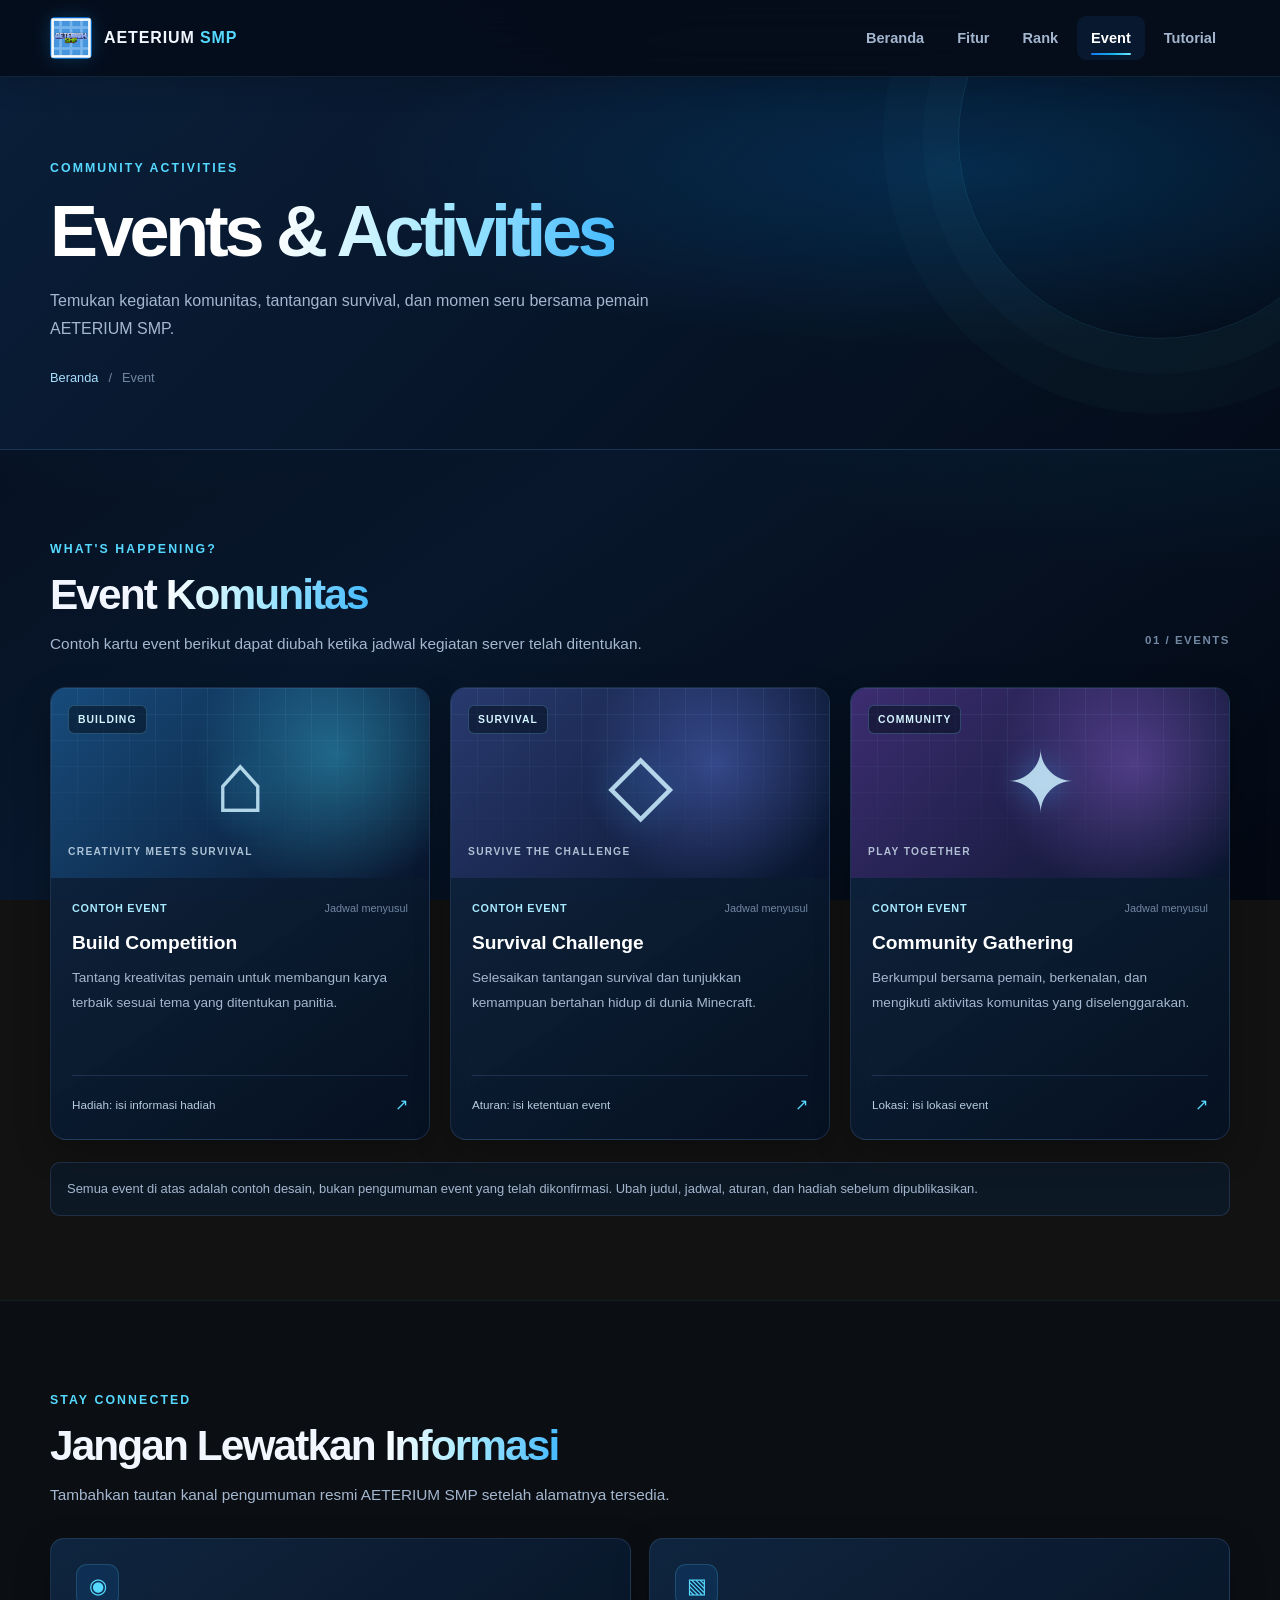
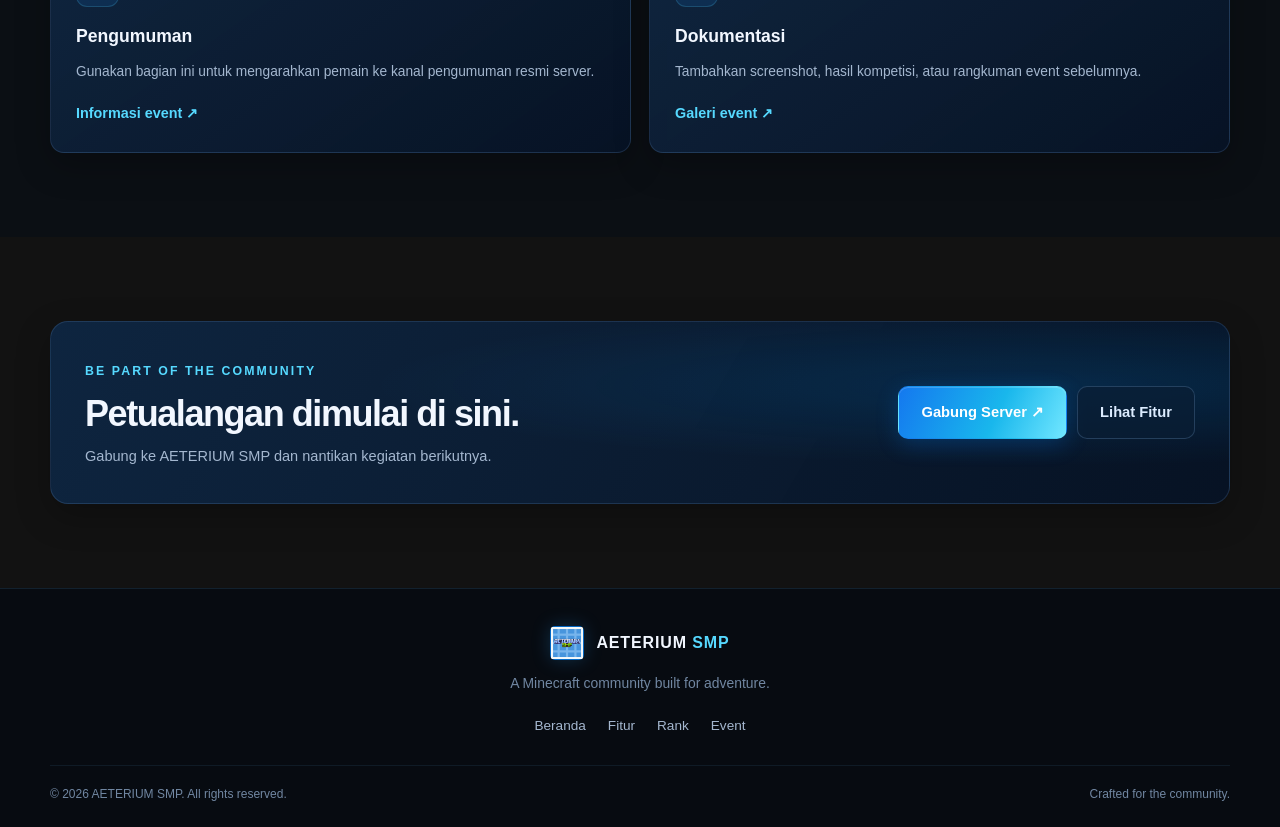
<file: events.html>
<!DOCTYPE html>
<html lang="id">
<head>
  <meta charset="UTF-8">
  <meta name="viewport" content="width=device-width, initial-scale=1.0">
  <meta name="theme-color" content="#050c19">
  <meta name="description" content="Lihat event dan kegiatan komunitas AETERIUM SMP.">
  <title>Event Komunitas — AETERIUM SMP</title>
  <link rel="icon" type="image/png" href="assets/aeterium-icon.png">
  <link rel="stylesheet" href="style.css">
  <script src="script.js" defer></script>
</head>
<body>

<header class="aet-header">
  <div class="aet-container aet-header-inner">
    <a class="aet-brand" href="index.html" aria-label="AETERIUM SMP Beranda">
      <img class="aet-brand-icon" src="assets/aeterium-icon.png" alt="Logo AETERIUM SMP">
      <span class="aet-brand-text">AETERIUM <span>SMP</span></span>
    </a>
    <nav class="aet-nav" aria-label="Navigasi utama">
      <a href="index.html" class="aet-nav-link">Beranda</a>
      <a href="features.html" class="aet-nav-link">Fitur</a>
      <a href="ranks.html" class="aet-nav-link">Rank</a>
      <a href="events.html" class="aet-nav-link active" aria-current="page">Event</a>
      <a href="tutorials.html" class="aet-nav-link">Tutorial</a>
    </nav>
  </div>
</header>

<main>
  <section class="aet-subhero">
    <div class="aet-container aet-subhero-content">
      <span class="aet-kicker">COMMUNITY ACTIVITIES</span>
      <h1>Events <span>& Activities</span></h1>
      <p>
        Temukan kegiatan komunitas, tantangan survival,
        dan momen seru bersama pemain AETERIUM SMP.
      </p>
      <div class="aet-breadcrumb">
        <a href="index.html">Beranda</a>
        <span>/</span>
        <span aria-current="page">Event</span>
      </div>
    </div>
  </section>

  <section class="aet-section">
    <div class="aet-container">
      <div class="aet-section-heading">
        <div>
          <span class="aet-kicker">WHAT'S HAPPENING?</span>
          <h2>Event <span>Komunitas</span></h2>
          <p>
            Contoh kartu event berikut dapat diubah ketika jadwal
            kegiatan server telah ditentukan.
          </p>
        </div>
        <span class="aet-section-index">01 / EVENTS</span>
      </div>

      <div class="aet-event-grid">

        <article class="aet-event-card aet-reveal">
          <div class="aet-event-art aet-event-art-build">
            <span class="aet-event-category">BUILDING</span>
            <span class="aet-event-art-symbol" aria-hidden="true">⌂</span>
            <span class="aet-event-art-caption">CREATIVITY MEETS SURVIVAL</span>
          </div>
          <div class="aet-event-content">
            <div class="aet-event-meta">
              <span class="aet-event-status">CONTOH EVENT</span>
              <span>Jadwal menyusul</span>
            </div>
            <h3>Build Competition</h3>
            <p>
              Tantang kreativitas pemain untuk membangun karya
              terbaik sesuai tema yang ditentukan panitia.
            </p>
            <div class="aet-event-footer">
              <span>Hadiah: isi informasi hadiah</span>
              <span class="aet-event-arrow" aria-hidden="true">↗</span>
            </div>
          </div>
        </article>

        <article class="aet-event-card aet-reveal">
          <div class="aet-event-art aet-event-art-survival">
            <span class="aet-event-category">SURVIVAL</span>
            <span class="aet-event-art-symbol" aria-hidden="true">◇</span>
            <span class="aet-event-art-caption">SURVIVE THE CHALLENGE</span>
          </div>
          <div class="aet-event-content">
            <div class="aet-event-meta">
              <span class="aet-event-status">CONTOH EVENT</span>
              <span>Jadwal menyusul</span>
            </div>
            <h3>Survival Challenge</h3>
            <p>
              Selesaikan tantangan survival dan tunjukkan kemampuan
              bertahan hidup di dunia Minecraft.
            </p>
            <div class="aet-event-footer">
              <span>Aturan: isi ketentuan event</span>
              <span class="aet-event-arrow" aria-hidden="true">↗</span>
            </div>
          </div>
        </article>

        <article class="aet-event-card aet-reveal">
          <div class="aet-event-art aet-event-art-community">
            <span class="aet-event-category">COMMUNITY</span>
            <span class="aet-event-art-symbol" aria-hidden="true">✦</span>
            <span class="aet-event-art-caption">PLAY TOGETHER</span>
          </div>
          <div class="aet-event-content">
            <div class="aet-event-meta">
              <span class="aet-event-status">CONTOH EVENT</span>
              <span>Jadwal menyusul</span>
            </div>
            <h3>Community Gathering</h3>
            <p>
              Berkumpul bersama pemain, berkenalan, dan mengikuti
              aktivitas komunitas yang diselenggarakan.
            </p>
            <div class="aet-event-footer">
              <span>Lokasi: isi lokasi event</span>
              <span class="aet-event-arrow" aria-hidden="true">↗</span>
            </div>
          </div>
        </article>

      </div>

      <p class="aet-template-note">
        Semua event di atas adalah contoh desain, bukan pengumuman event
        yang telah dikonfirmasi. Ubah judul, jadwal, aturan, dan hadiah
        sebelum dipublikasikan.
      </p>
    </div>
  </section>

  <section class="aet-section aet-event-info-section">
    <div class="aet-container">
      <div class="aet-section-heading">
        <div>
          <span class="aet-kicker">STAY CONNECTED</span>
          <h2>Jangan Lewatkan <span>Informasi</span></h2>
          <p>
            Tambahkan tautan kanal pengumuman resmi AETERIUM SMP
            setelah alamatnya tersedia.
          </p>
        </div>
      </div>

      <div class="aet-event-info-grid">
        <article class="aet-event-info-card">
          <span class="aet-info-icon" aria-hidden="true">◉</span>
          <h3>Pengumuman</h3>
          <p>
            Gunakan bagian ini untuk mengarahkan pemain ke kanal
            pengumuman resmi server.
          </p>
          <!-- Ganti # dengan URL kanal pengumuman jika tersedia. -->
          <a href="#announcement" class="aet-text-link">
            Informasi event ↗
          </a>
        </article>

        <article class="aet-event-info-card">
          <span class="aet-info-icon" aria-hidden="true">▧</span>
          <h3>Dokumentasi</h3>
          <p>
            Tambahkan screenshot, hasil kompetisi, atau rangkuman
            event sebelumnya.
          </p>
          <a href="#gallery" class="aet-text-link">
            Galeri event ↗
          </a>
        </article>
      </div>
    </div>
  </section>

  <section class="aet-section">
    <div class="aet-container aet-highlight-panel">
      <div>
        <span class="aet-kicker">BE PART OF THE COMMUNITY</span>
        <h2>Petualangan dimulai di sini.</h2>
        <p>Gabung ke AETERIUM SMP dan nantikan kegiatan berikutnya.</p>
      </div>
      <div class="aet-highlight-actions">
        <a href="index.html#join" class="aet-btn aet-btn-primary">Gabung Server ↗</a>
        <a href="features.html" class="aet-btn aet-btn-secondary">Lihat Fitur</a>
      </div>
    </div>
  </section>
</main>

<footer class="aet-footer">
  <div class="aet-container aet-footer-inner">
    <a class="aet-brand aet-footer-brand" href="index.html">
      <img class="aet-brand-icon" src="assets/aeterium-icon.png" alt="">
      <span class="aet-brand-text">AETERIUM <span>SMP</span></span>
    </a>
    <p class="aet-footer-description">A Minecraft community built for adventure.</p>
    <div class="aet-footer-links">
      <a href="index.html">Beranda</a>
      <a href="features.html">Fitur</a>
      <a href="ranks.html">Rank</a>
      <a href="events.html">Event</a>
    </div>
    <div class="aet-footer-bottom">
      <p>&copy; <span data-year>2026</span> AETERIUM SMP. All rights reserved.</p>
      <span>Crafted for the community.</span>
    </div>
  </div>
</footer>

</body>
</html>
</file>
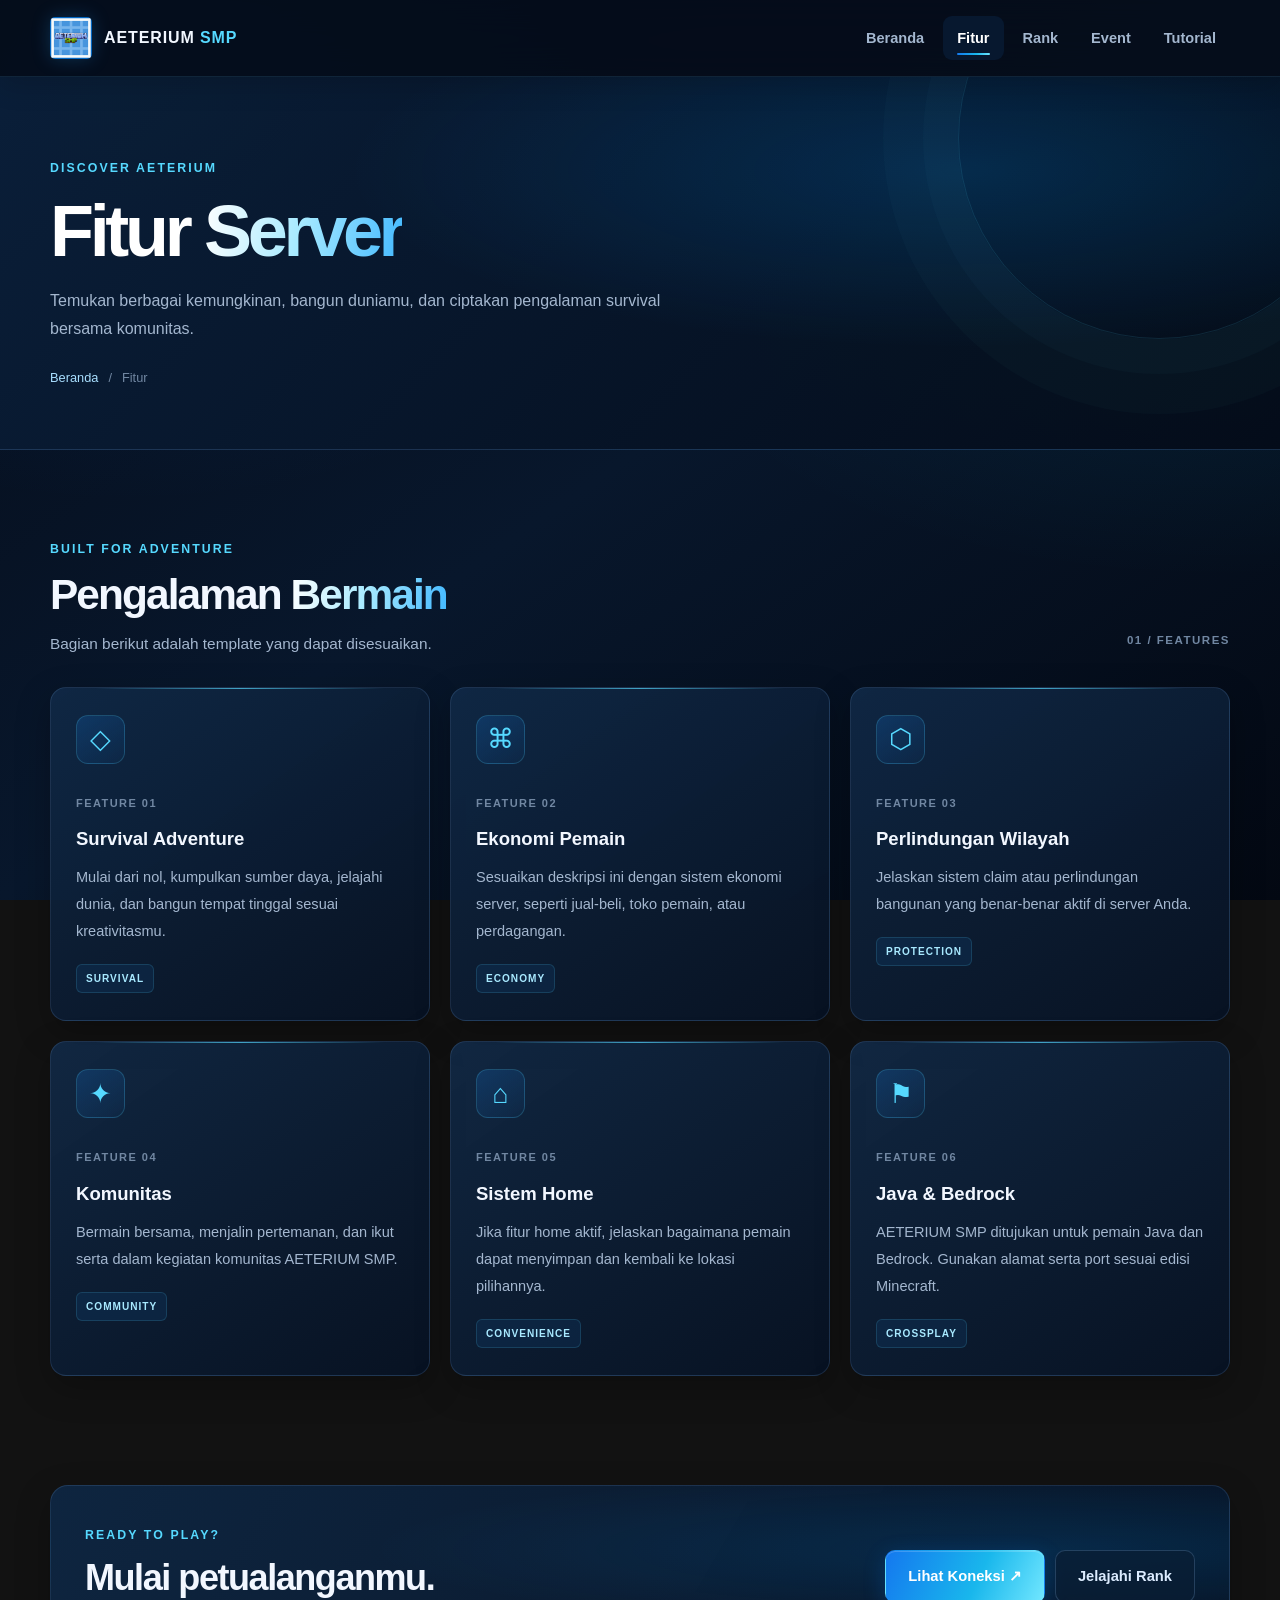
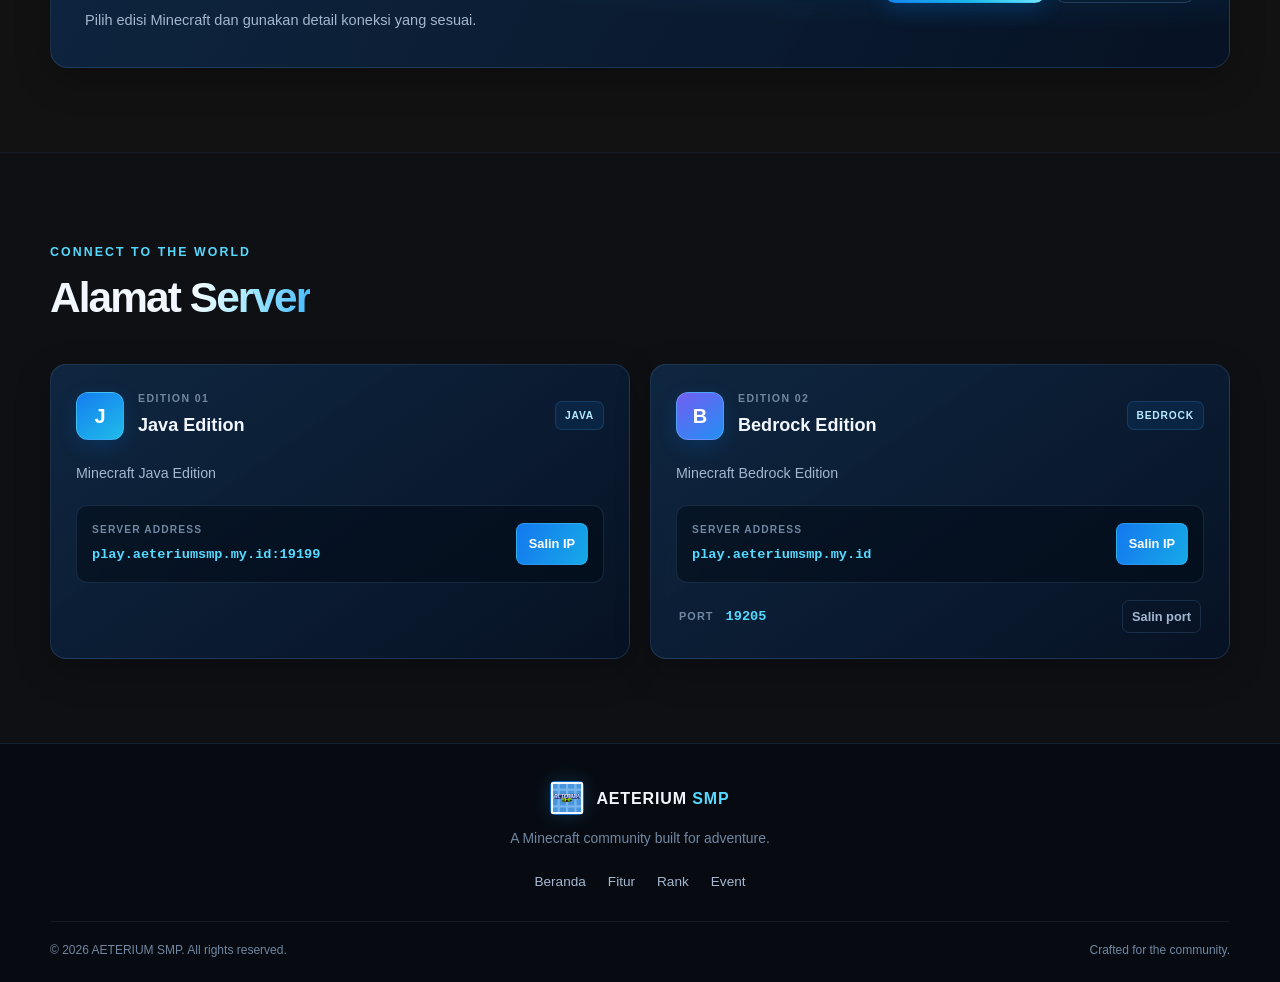
<file: features.html>
<!DOCTYPE html>
<html lang="id">
<head>
  <meta charset="UTF-8">
  <meta name="viewport" content="width=device-width, initial-scale=1.0">
  <meta name="theme-color" content="#050c19">
  <meta name="description" content="Jelajahi fitur AETERIUM SMP Minecraft Survival.">
  <title>Fitur Server — AETERIUM SMP</title>
  <link rel="icon" type="image/png" href="assets/aeterium-icon.png">
  <link rel="stylesheet" href="style.css">
  <script src="script.js" defer></script>
</head>
<body>

<header class="aet-header">
  <div class="aet-container aet-header-inner">
    <a class="aet-brand" href="index.html" aria-label="AETERIUM SMP Beranda">
      <img class="aet-brand-icon" src="assets/aeterium-icon.png" alt="Logo AETERIUM SMP">
      <span class="aet-brand-text">AETERIUM <span>SMP</span></span>
    </a>
    <nav class="aet-nav" aria-label="Navigasi utama">
      <a href="index.html" class="aet-nav-link">Beranda</a>
      <a href="features.html" class="aet-nav-link active" aria-current="page">Fitur</a>
      <a href="ranks.html" class="aet-nav-link">Rank</a>
      <a href="events.html" class="aet-nav-link">Event</a>
      <a href="tutorials.html" class="aet-nav-link">Tutorial</a>
    </nav>
  </div>
</header>

<main>
  <section class="aet-subhero">
    <div class="aet-container aet-subhero-content">
      <span class="aet-kicker">DISCOVER AETERIUM</span>
      <h1>Fitur <span>Server</span></h1>
      <p>
        Temukan berbagai kemungkinan, bangun duniamu,
        dan ciptakan pengalaman survival bersama komunitas.
      </p>
      <div class="aet-breadcrumb">
        <a href="index.html">Beranda</a>
        <span>/</span>
        <span aria-current="page">Fitur</span>
      </div>
    </div>
  </section>

  <section class="aet-section">
    <div class="aet-container">
      <div class="aet-section-heading">
        <div>
          <span class="aet-kicker">BUILT FOR ADVENTURE</span>
          <h2>Pengalaman <span>Bermain</span></h2>
          <p>Bagian berikut adalah template yang dapat disesuaikan.</p>
        </div>
        <span class="aet-section-index">01 / FEATURES</span>
      </div>

      <div class="aet-feature-grid">

        <article class="aet-feature-card aet-reveal">
          <div class="aet-feature-icon" aria-hidden="true">◇</div>
          <span class="aet-feature-number">FEATURE 01</span>
          <h3>Survival Adventure</h3>
          <p>
            Mulai dari nol, kumpulkan sumber daya, jelajahi dunia,
            dan bangun tempat tinggal sesuai kreativitasmu.
          </p>
          <span class="aet-feature-tag">SURVIVAL</span>
        </article>

        <article class="aet-feature-card aet-reveal">
          <div class="aet-feature-icon" aria-hidden="true">⌘</div>
          <span class="aet-feature-number">FEATURE 02</span>
          <h3>Ekonomi Pemain</h3>
          <p>
            Sesuaikan deskripsi ini dengan sistem ekonomi server,
            seperti jual-beli, toko pemain, atau perdagangan.
          </p>
          <span class="aet-feature-tag">ECONOMY</span>
        </article>

        <article class="aet-feature-card aet-reveal">
          <div class="aet-feature-icon" aria-hidden="true">⬡</div>
          <span class="aet-feature-number">FEATURE 03</span>
          <h3>Perlindungan Wilayah</h3>
          <p>
            Jelaskan sistem claim atau perlindungan bangunan yang
            benar-benar aktif di server Anda.
          </p>
          <span class="aet-feature-tag">PROTECTION</span>
        </article>

        <article class="aet-feature-card aet-reveal">
          <div class="aet-feature-icon" aria-hidden="true">✦</div>
          <span class="aet-feature-number">FEATURE 04</span>
          <h3>Komunitas</h3>
          <p>
            Bermain bersama, menjalin pertemanan, dan ikut serta
            dalam kegiatan komunitas AETERIUM SMP.
          </p>
          <span class="aet-feature-tag">COMMUNITY</span>
        </article>

        <article class="aet-feature-card aet-reveal">
          <div class="aet-feature-icon" aria-hidden="true">⌂</div>
          <span class="aet-feature-number">FEATURE 05</span>
          <h3>Sistem Home</h3>
          <p>
            Jika fitur home aktif, jelaskan bagaimana pemain dapat
            menyimpan dan kembali ke lokasi pilihannya.
          </p>
          <span class="aet-feature-tag">CONVENIENCE</span>
        </article>

        <article class="aet-feature-card aet-reveal">
          <div class="aet-feature-icon" aria-hidden="true">⚑</div>
          <span class="aet-feature-number">FEATURE 06</span>
          <h3>Java & Bedrock</h3>
          <p>
            AETERIUM SMP ditujukan untuk pemain Java dan Bedrock.
            Gunakan alamat serta port sesuai edisi Minecraft.
          </p>
          <span class="aet-feature-tag">CROSSPLAY</span>
        </article>

      </div>
    </div>
  </section>

  <section class="aet-section aet-feature-highlight">
    <div class="aet-container aet-highlight-panel">
      <div>
        <span class="aet-kicker">READY TO PLAY?</span>
        <h2>Mulai petualanganmu.</h2>
        <p>
          Pilih edisi Minecraft dan gunakan detail koneksi yang sesuai.
        </p>
      </div>
      <div class="aet-highlight-actions">
        <a class="aet-btn aet-btn-primary" href="#connection">Lihat Koneksi ↗</a>
        <a class="aet-btn aet-btn-secondary" href="ranks.html">Jelajahi Rank</a>
      </div>
    </div>
  </section>

  <section class="aet-section aet-connection-section" id="connection">
    <div class="aet-container">
      <div class="aet-section-heading">
        <div>
          <span class="aet-kicker">CONNECT TO THE WORLD</span>
          <h2>Alamat <span>Server</span></h2>
        </div>
      </div>

      <div class="aet-server-grid">
        <article class="aet-server-card">
          <div class="aet-server-card-top">
            <div class="aet-edition-icon">J</div>
            <div>
              <span class="aet-server-label">EDITION 01</span>
              <h3>Java Edition</h3>
            </div>
            <span class="aet-edition-badge">JAVA</span>
          </div>
          <p class="aet-server-description">Minecraft Java Edition</p>
          <div class="aet-address-box">
            <div class="aet-address-content">
              <span>SERVER ADDRESS</span>
              <code>play.aeteriumsmp.my.id:19199</code>
            </div>
            <button class="aet-copy-btn" type="button"
              data-copy="play.aeteriumsmp.my.id:19199">Salin IP</button>
          </div>
        </article>

        <article class="aet-server-card">
          <div class="aet-server-card-top">
            <div class="aet-edition-icon aet-edition-icon-bedrock">B</div>
            <div>
              <span class="aet-server-label">EDITION 02</span>
              <h3>Bedrock Edition</h3>
            </div>
            <span class="aet-edition-badge">BEDROCK</span>
          </div>
          <p class="aet-server-description">Minecraft Bedrock Edition</p>
          <div class="aet-address-box">
            <div class="aet-address-content">
              <span>SERVER ADDRESS</span>
              <code>play.aeteriumsmp.my.id</code>
            </div>
            <button class="aet-copy-btn" type="button"
              data-copy="play.aeteriumsmp.my.id">Salin IP</button>
          </div>
          <div class="aet-port-row">
            <span>PORT</span>
            <code>19205</code>
            <button class="aet-port-copy" type="button"
              data-copy="19205">Salin port</button>
          </div>
        </article>
      </div>
    </div>
  </section>
</main>

<footer class="aet-footer">
  <div class="aet-container aet-footer-inner">
    <a class="aet-brand aet-footer-brand" href="index.html">
      <img class="aet-brand-icon" src="assets/aeterium-icon.png" alt="">
      <span class="aet-brand-text">AETERIUM <span>SMP</span></span>
    </a>
    <p class="aet-footer-description">A Minecraft community built for adventure.</p>
    <div class="aet-footer-links">
      <a href="index.html">Beranda</a>
      <a href="features.html">Fitur</a>
      <a href="ranks.html">Rank</a>
      <a href="events.html">Event</a>
    </div>
    <div class="aet-footer-bottom">
      <p>&copy; <span data-year>2026</span> AETERIUM SMP. All rights reserved.</p>
      <span>Crafted for the community.</span>
    </div>
  </div>
</footer>

</body>
</html>
</file>
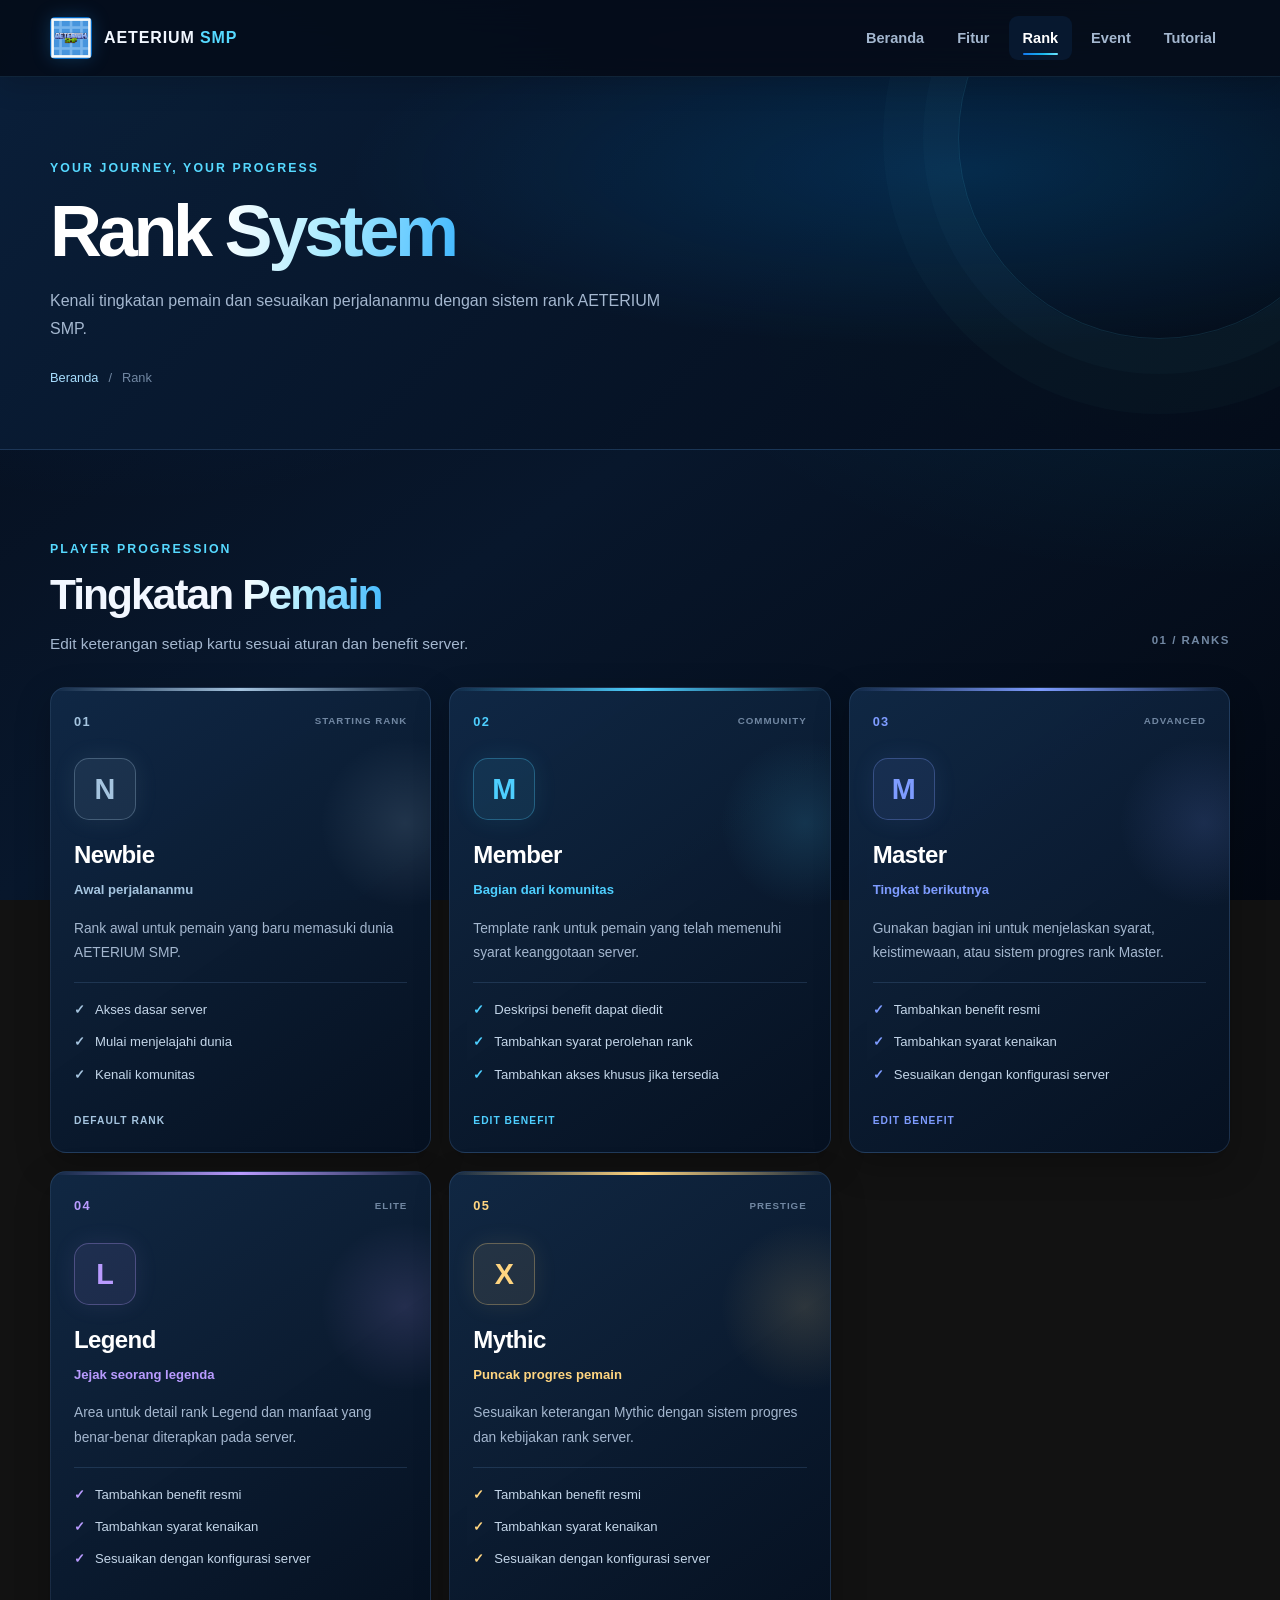
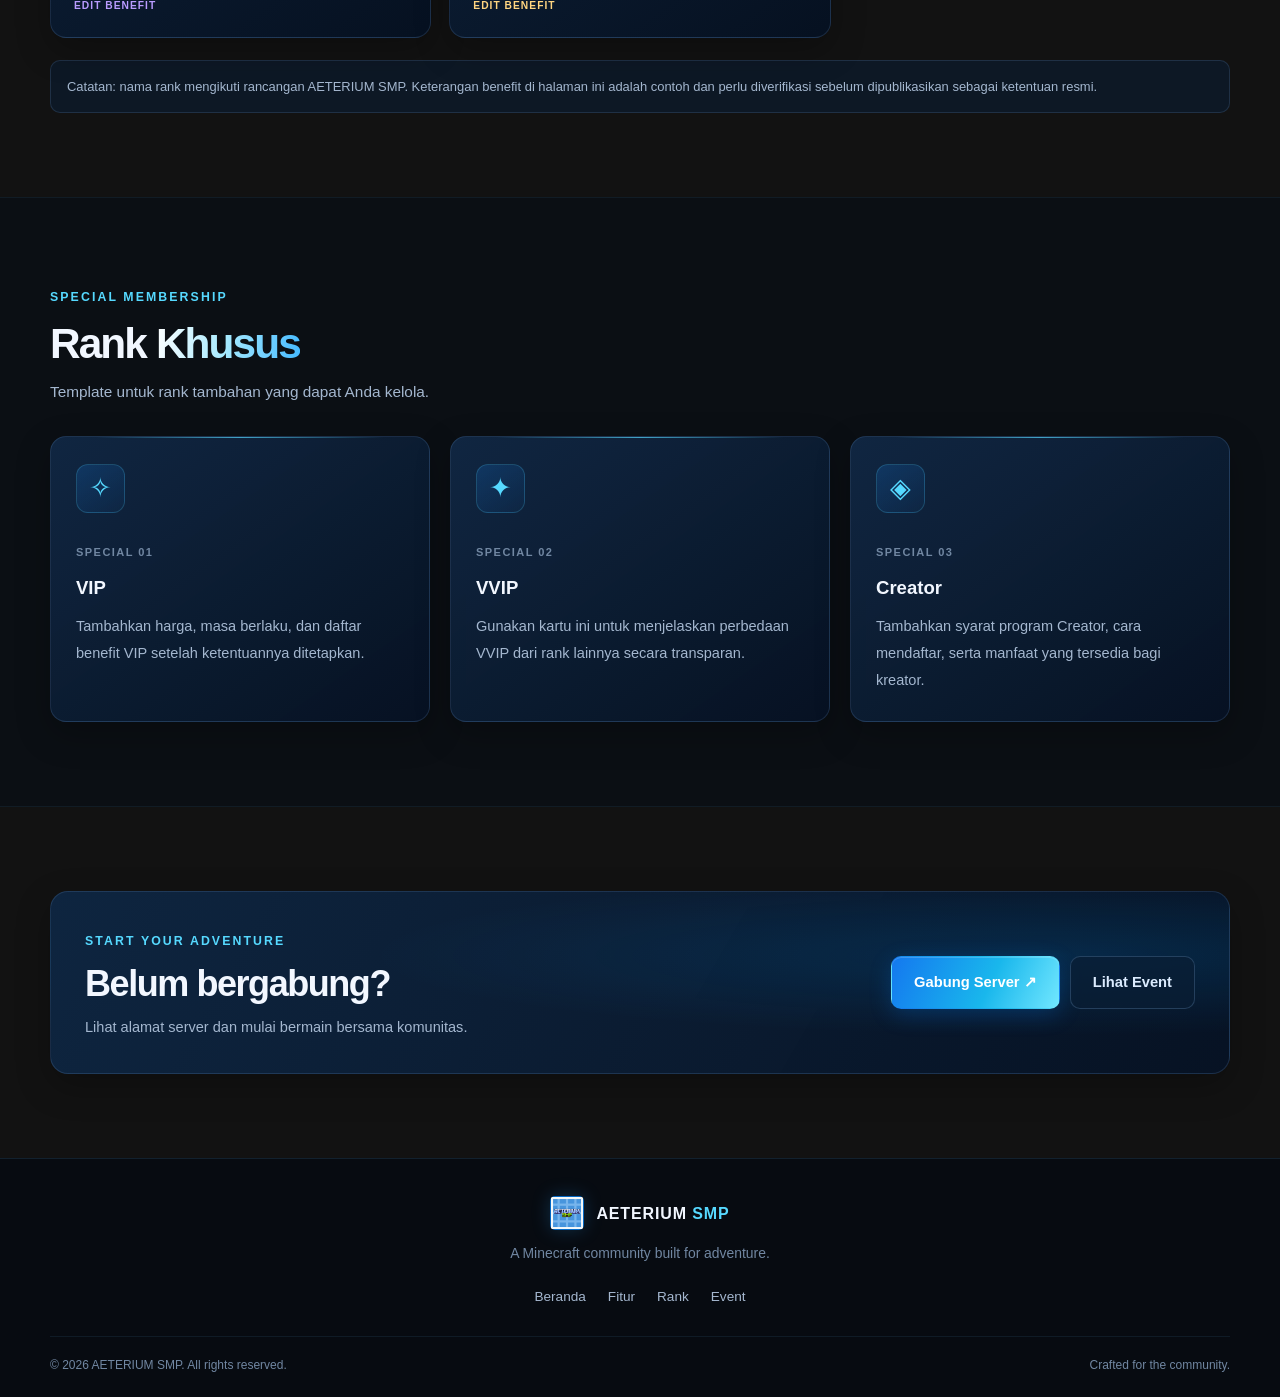
<file: ranks.html>
<!DOCTYPE html>
<html lang="id">
<head>
  <meta charset="UTF-8">
  <meta name="viewport" content="width=device-width, initial-scale=1.0">
  <meta name="theme-color" content="#050c19">
  <meta name="description" content="Kenali tingkatan rank di AETERIUM SMP.">
  <title>Rank Pemain — AETERIUM SMP</title>
  <link rel="icon" type="image/png" href="assets/aeterium-icon.png">
  <link rel="stylesheet" href="style.css">
  <script src="script.js" defer></script>
</head>
<body>

<header class="aet-header">
  <div class="aet-container aet-header-inner">
    <a class="aet-brand" href="index.html" aria-label="AETERIUM SMP Beranda">
      <img class="aet-brand-icon" src="assets/aeterium-icon.png" alt="Logo AETERIUM SMP">
      <span class="aet-brand-text">AETERIUM <span>SMP</span></span>
    </a>
    <nav class="aet-nav" aria-label="Navigasi utama">
      <a href="index.html" class="aet-nav-link">Beranda</a>
      <a href="features.html" class="aet-nav-link">Fitur</a>
      <a href="ranks.html" class="aet-nav-link active" aria-current="page">Rank</a>
      <a href="events.html" class="aet-nav-link">Event</a>
      <a href="tutorials.html" class="aet-nav-link">Tutorial</a>
    </nav>
  </div>
</header>

<main>
  <section class="aet-subhero">
    <div class="aet-container aet-subhero-content">
      <span class="aet-kicker">YOUR JOURNEY, YOUR PROGRESS</span>
      <h1>Rank <span>System</span></h1>
      <p>
        Kenali tingkatan pemain dan sesuaikan perjalananmu
        dengan sistem rank AETERIUM SMP.
      </p>
      <div class="aet-breadcrumb">
        <a href="index.html">Beranda</a>
        <span>/</span>
        <span aria-current="page">Rank</span>
      </div>
    </div>
  </section>

  <section class="aet-section">
    <div class="aet-container">
      <div class="aet-section-heading">
        <div>
          <span class="aet-kicker">PLAYER PROGRESSION</span>
          <h2>Tingkatan <span>Pemain</span></h2>
          <p>
            Edit keterangan setiap kartu sesuai aturan dan benefit server.
          </p>
        </div>
        <span class="aet-section-index">01 / RANKS</span>
      </div>

      <div class="aet-rank-grid">

        <article class="aet-rank-card aet-rank-newbie aet-reveal">
          <div class="aet-rank-top">
            <span class="aet-rank-number">01</span>
            <span class="aet-rank-label">STARTING RANK</span>
          </div>
          <div class="aet-rank-emblem">N</div>
          <h3>Newbie</h3>
          <p class="aet-rank-subtitle">Awal perjalananmu</p>
          <p class="aet-rank-description">
            Rank awal untuk pemain yang baru memasuki dunia AETERIUM SMP.
          </p>
          <ul class="aet-rank-benefits">
            <li>Akses dasar server</li>
            <li>Mulai menjelajahi dunia</li>
            <li>Kenali komunitas</li>
          </ul>
          <span class="aet-rank-note">DEFAULT RANK</span>
        </article>

        <article class="aet-rank-card aet-rank-member aet-reveal">
          <div class="aet-rank-top">
            <span class="aet-rank-number">02</span>
            <span class="aet-rank-label">COMMUNITY</span>
          </div>
          <div class="aet-rank-emblem">M</div>
          <h3>Member</h3>
          <p class="aet-rank-subtitle">Bagian dari komunitas</p>
          <p class="aet-rank-description">
            Template rank untuk pemain yang telah memenuhi syarat
            keanggotaan server.
          </p>
          <ul class="aet-rank-benefits">
            <li>Deskripsi benefit dapat diedit</li>
            <li>Tambahkan syarat perolehan rank</li>
            <li>Tambahkan akses khusus jika tersedia</li>
          </ul>
          <span class="aet-rank-note">EDIT BENEFIT</span>
        </article>

        <article class="aet-rank-card aet-rank-master aet-reveal">
          <div class="aet-rank-top">
            <span class="aet-rank-number">03</span>
            <span class="aet-rank-label">ADVANCED</span>
          </div>
          <div class="aet-rank-emblem">M</div>
          <h3>Master</h3>
          <p class="aet-rank-subtitle">Tingkat berikutnya</p>
          <p class="aet-rank-description">
            Gunakan bagian ini untuk menjelaskan syarat, keistimewaan,
            atau sistem progres rank Master.
          </p>
          <ul class="aet-rank-benefits">
            <li>Tambahkan benefit resmi</li>
            <li>Tambahkan syarat kenaikan</li>
            <li>Sesuaikan dengan konfigurasi server</li>
          </ul>
          <span class="aet-rank-note">EDIT BENEFIT</span>
        </article>

        <article class="aet-rank-card aet-rank-legend aet-reveal">
          <div class="aet-rank-top">
            <span class="aet-rank-number">04</span>
            <span class="aet-rank-label">ELITE</span>
          </div>
          <div class="aet-rank-emblem">L</div>
          <h3>Legend</h3>
          <p class="aet-rank-subtitle">Jejak seorang legenda</p>
          <p class="aet-rank-description">
            Area untuk detail rank Legend dan manfaat yang benar-benar
            diterapkan pada server.
          </p>
          <ul class="aet-rank-benefits">
            <li>Tambahkan benefit resmi</li>
            <li>Tambahkan syarat kenaikan</li>
            <li>Sesuaikan dengan konfigurasi server</li>
          </ul>
          <span class="aet-rank-note">EDIT BENEFIT</span>
        </article>

        <article class="aet-rank-card aet-rank-mythic aet-reveal">
          <div class="aet-rank-top">
            <span class="aet-rank-number">05</span>
            <span class="aet-rank-label">PRESTIGE</span>
          </div>
          <div class="aet-rank-emblem">X</div>
          <h3>Mythic</h3>
          <p class="aet-rank-subtitle">Puncak progres pemain</p>
          <p class="aet-rank-description">
            Sesuaikan keterangan Mythic dengan sistem progres dan
            kebijakan rank server.
          </p>
          <ul class="aet-rank-benefits">
            <li>Tambahkan benefit resmi</li>
            <li>Tambahkan syarat kenaikan</li>
            <li>Sesuaikan dengan konfigurasi server</li>
          </ul>
          <span class="aet-rank-note">EDIT BENEFIT</span>
        </article>

      </div>

      <p class="aet-template-note">
        Catatan: nama rank mengikuti rancangan AETERIUM SMP. Keterangan
        benefit di halaman ini adalah contoh dan perlu diverifikasi sebelum
        dipublikasikan sebagai ketentuan resmi.
      </p>
    </div>
  </section>

  <section class="aet-section aet-rank-special-section">
    <div class="aet-container">
      <div class="aet-section-heading">
        <div>
          <span class="aet-kicker">SPECIAL MEMBERSHIP</span>
          <h2>Rank <span>Khusus</span></h2>
          <p>Template untuk rank tambahan yang dapat Anda kelola.</p>
        </div>
      </div>

      <div class="aet-feature-grid">
        <article class="aet-feature-card aet-reveal">
          <div class="aet-feature-icon">✧</div>
          <span class="aet-feature-number">SPECIAL 01</span>
          <h3>VIP</h3>
          <p>
            Tambahkan harga, masa berlaku, dan daftar benefit VIP
            setelah ketentuannya ditetapkan.
          </p>
        </article>

        <article class="aet-feature-card aet-reveal">
          <div class="aet-feature-icon">✦</div>
          <span class="aet-feature-number">SPECIAL 02</span>
          <h3>VVIP</h3>
          <p>
            Gunakan kartu ini untuk menjelaskan perbedaan VVIP dari
            rank lainnya secara transparan.
          </p>
        </article>

        <article class="aet-feature-card aet-reveal">
          <div class="aet-feature-icon">◈</div>
          <span class="aet-feature-number">SPECIAL 03</span>
          <h3>Creator</h3>
          <p>
            Tambahkan syarat program Creator, cara mendaftar, serta
            manfaat yang tersedia bagi kreator.
          </p>
        </article>
      </div>
    </div>
  </section>

  <section class="aet-section">
    <div class="aet-container aet-highlight-panel">
      <div>
        <span class="aet-kicker">START YOUR ADVENTURE</span>
        <h2>Belum bergabung?</h2>
        <p>Lihat alamat server dan mulai bermain bersama komunitas.</p>
      </div>
      <div class="aet-highlight-actions">
        <a href="index.html#join" class="aet-btn aet-btn-primary">Gabung Server ↗</a>
        <a href="events.html" class="aet-btn aet-btn-secondary">Lihat Event</a>
      </div>
    </div>
  </section>
</main>

<footer class="aet-footer">
  <div class="aet-container aet-footer-inner">
    <a class="aet-brand aet-footer-brand" href="index.html">
      <img class="aet-brand-icon" src="assets/aeterium-icon.png" alt="">
      <span class="aet-brand-text">AETERIUM <span>SMP</span></span>
    </a>
    <p class="aet-footer-description">A Minecraft community built for adventure.</p>
    <div class="aet-footer-links">
      <a href="index.html">Beranda</a>
      <a href="features.html">Fitur</a>
      <a href="ranks.html">Rank</a>
      <a href="events.html">Event</a>
    </div>
    <div class="aet-footer-bottom">
      <p>&copy; <span data-year>2026</span> AETERIUM SMP. All rights reserved.</p>
      <span>Crafted for the community.</span>
    </div>
  </div>
</footer>

</body>
</html>
</file>
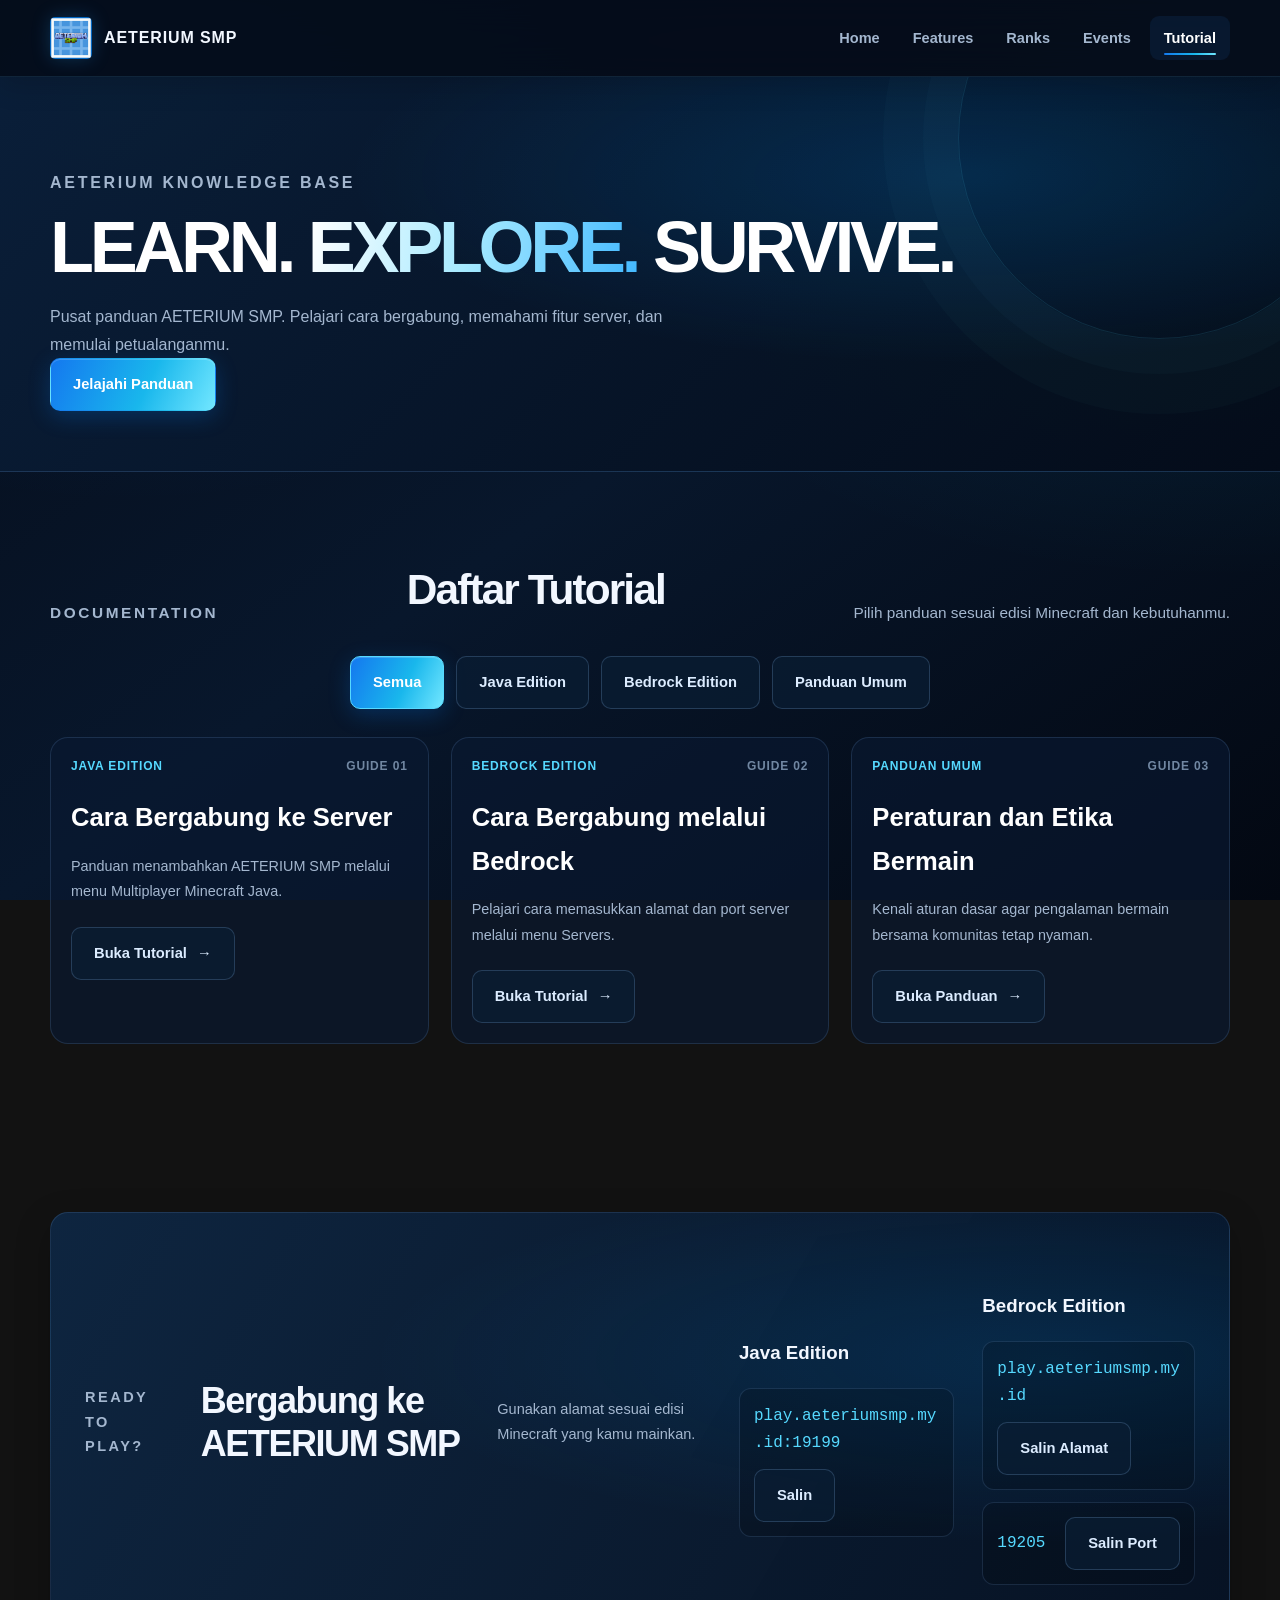
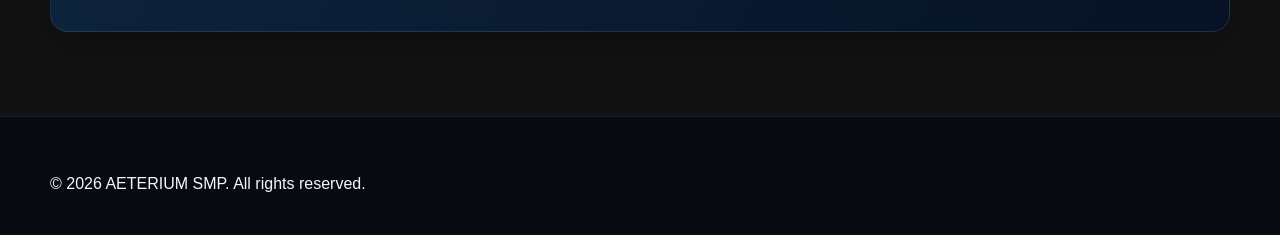
<file: tutorials.html>
<!DOCTYPE html>
<html lang="id">
<head>
    <meta charset="UTF-8">
    <meta name="viewport" content="width=device-width, initial-scale=1.0">

    <title>Tutorial | AETERIUM SMP</title>
    <meta name="description"
          content="Pusat panduan Minecraft Java dan Bedrock AETERIUM SMP.">

    <link rel="icon" href="assets/aeterium-icon.png">
    <link rel="stylesheet" href="style.css">
</head>

<body>

    <!-- HEADER -->
    <header class="aet-header">
        <div class="aet-container aet-header-inner">

            <a href="index.html" class="aet-brand">
                <img src="assets/aeterium-icon.png"
                     alt="Logo AETERIUM SMP"
                     class="aet-brand-icon">
                <span class="aet-brand-text">AETERIUM SMP</span>
            </a>

            <nav class="aet-nav" aria-label="Navigasi utama">
                <a href="index.html" class="aet-nav-link">Home</a>
                <a href="features.html" class="aet-nav-link">Features</a>
                <a href="ranks.html" class="aet-nav-link">Ranks</a>
                <a href="events.html" class="aet-nav-link">Events</a>
                <a href="tutorials.html" class="aet-nav-link active" aria-current="page">Tutorial</a>
            </nav>

        </div>
    </header>


    <main>

        <!-- HERO -->
        <section class="aet-section aet-subhero">
            <div class="aet-container aet-reveal">

                <p class="aet-kicker">AETERIUM KNOWLEDGE BASE</p>

                <h1>
                    LEARN.
                    <span class="aet-gradient-text">EXPLORE.</span>
                    SURVIVE.
                </h1>

                <p>
                    Pusat panduan AETERIUM SMP. Pelajari cara bergabung,
                    memahami fitur server, dan memulai petualanganmu.
                </p>

                <a href="#tutorial-catalog"
                   class="aet-btn aet-btn-primary">
                    Jelajahi Panduan
                </a>

            </div>
        </section>


        <!-- KATALOG -->
        <section class="aet-section" id="tutorial-catalog">
            <div class="aet-container">

                <div class="aet-section-heading aet-reveal">
                    <p class="aet-kicker">DOCUMENTATION</p>
                    <h2>Daftar Tutorial</h2>
                    <p>
                        Pilih panduan sesuai edisi Minecraft
                        dan kebutuhanmu.
                    </p>
                </div>


                <!-- FILTER -->
                <div class="aet-tutorial-filters"
                     role="group"
                     aria-label="Filter kategori tutorial">

                    <button type="button"
                            class="aet-btn aet-btn-primary"
                            data-tutorial-filter="all"
                            aria-pressed="true">
                        Semua
                    </button>

                    <button type="button"
                            class="aet-btn aet-btn-secondary"
                            data-tutorial-filter="java"
                            aria-pressed="false">
                        Java Edition
                    </button>

                    <button type="button"
                            class="aet-btn aet-btn-secondary"
                            data-tutorial-filter="bedrock"
                            aria-pressed="false">
                        Bedrock Edition
                    </button>

                    <button type="button"
                            class="aet-btn aet-btn-secondary"
                            data-tutorial-filter="general"
                            aria-pressed="false">
                        Panduan Umum
                    </button>

                </div>


                <!-- GRID TUTORIAL -->
                <div class="aet-tutorial-grid">

                    <!-- JAVA -->
                    <article class="aet-tutorial-card aet-reveal"
                             data-tutorial-category="java">

                        <div class="aet-tutorial-card-top">
                            <span class="aet-tutorial-tag">JAVA EDITION</span>
                            <span class="aet-tutorial-number">GUIDE 01</span>
                        </div>

                        <div class="aet-tutorial-content">
                            <h3>Cara Bergabung ke Server</h3>

                            <p>
                                Panduan menambahkan AETERIUM SMP
                                melalui menu Multiplayer Minecraft Java.
                            </p>

                            <a href="tutorials/java-join.html"
                               class="aet-btn aet-btn-secondary">
                                Buka Tutorial
                                <span aria-hidden="true">→</span>
                            </a>
                        </div>
                    </article>


                    <!-- BEDROCK -->
                    <article class="aet-tutorial-card aet-reveal"
                             data-tutorial-category="bedrock">

                        <div class="aet-tutorial-card-top">
                            <span class="aet-tutorial-tag">BEDROCK EDITION</span>
                            <span class="aet-tutorial-number">GUIDE 02</span>
                        </div>

                        <div class="aet-tutorial-content">
                            <h3>Cara Bergabung melalui Bedrock</h3>

                            <p>
                                Pelajari cara memasukkan alamat dan port
                                server melalui menu Servers.
                            </p>

                            <a href="tutorials/bedrock-join.html"
                               class="aet-btn aet-btn-secondary">
                                Buka Tutorial
                                <span aria-hidden="true">→</span>
                            </a>
                        </div>
                    </article>


                    <!-- PANDUAN UMUM -->
                    <article class="aet-tutorial-card aet-reveal"
                             data-tutorial-category="general">

                        <div class="aet-tutorial-card-top">
                            <span class="aet-tutorial-tag">PANDUAN UMUM</span>
                            <span class="aet-tutorial-number">GUIDE 03</span>
                        </div>

                        <div class="aet-tutorial-content">
                            <h3>Peraturan dan Etika Bermain</h3>

                            <p>
                                Kenali aturan dasar agar pengalaman bermain
                                bersama komunitas tetap nyaman.
                            </p>

                            <a href="tutorials/server-rules.html"
                               class="aet-btn aet-btn-secondary">
                                Buka Panduan
                                <span aria-hidden="true">→</span>
                            </a>
                        </div>
                    </article>

                </div>

                <p id="tutorial-empty" hidden>
                    Belum ada tutorial dalam kategori ini.
                </p>

            </div>
        </section>


        <!-- INFORMASI KONEKSI -->
        <section class="aet-section">
            <div class="aet-container aet-highlight-panel aet-reveal">

                <p class="aet-kicker">READY TO PLAY?</p>
                <h2>Bergabung ke AETERIUM SMP</h2>

                <p>
                    Gunakan alamat sesuai edisi Minecraft yang kamu mainkan.
                </p>

                <div class="aet-connect-item">
                    <h3>Java Edition</h3>
                    <div class="aet-server-address">
                        <code>play.aeteriumsmp.my.id:19199</code>
                        <button type="button"
                                class="aet-btn aet-btn-secondary"
                                data-copy="play.aeteriumsmp.my.id:19199">
                            Salin
                        </button>
                    </div>
                </div>

                <div class="aet-connect-item">
                    <h3>Bedrock Edition</h3>
                    <div class="aet-server-address">
                        <code>play.aeteriumsmp.my.id</code>
                        <button type="button"
                                class="aet-btn aet-btn-secondary"
                                data-copy="play.aeteriumsmp.my.id">
                            Salin Alamat
                        </button>
                    </div>

                    <div class="aet-server-address">
                        <code>19205</code>
                        <button type="button"
                                class="aet-btn aet-btn-secondary"
                                data-copy="19205">
                            Salin Port
                        </button>
                    </div>
                </div>

            </div>
        </section>

    </main>


    <!-- FOOTER -->
    <footer class="aet-footer">
        <div class="aet-container">
            <p>
                &copy; <span data-year></span> AETERIUM SMP.
                All rights reserved.
            </p>
        </div>
    </footer>


    <script src="script.js"></script>

</body>
</html>
</file>
<file: style.css>
/* ==================================================
   AETERIUM SMP
   Complete Responsive Website Stylesheet
================================================== */

:root {
  color-scheme: dark;

  --aet-bg: #050c19;
  --aet-bg-light: #09172b;
  --aet-panel: #0c1e35;
  --aet-panel-light: #112945;

  --aet-blue: #168bff;
  --aet-cyan: #56d9ff;
  --aet-purple: #8177ff;

  --aet-white: #f2f7ff;
  --aet-muted: #a4b7cf;
  --aet-subtle: #7187a2;

  --aet-border: rgba(133, 190, 255, 0.15);
  --aet-border-hover: rgba(75, 202, 255, 0.45);

  --aet-gradient: linear-gradient(
    115deg,
    #1478ef,
    #19b7ec 58%,
    #72e7ff
  );

  --aet-gradient-text: linear-gradient(
    100deg,
    #ffffff 0%,
    #a7eaff 48%,
    #43b9ff 100%
  );

  --aet-shadow: 0 12px 34px rgba(0, 0, 0, 0.25);
  --aet-glow: 0 0 30px rgba(22, 139, 255, 0.14);

  --aet-radius: 16px;
  --aet-width: 1180px;
}

/* =============== RESET =============== */

* {
  box-sizing: border-box;
}

html {
  scroll-behavior: smooth;
  scroll-padding-top: 30px;
  -webkit-text-size-adjust: 100%;
}

body {
  min-width: 320px;
  margin: 0;

  background:
    radial-gradient(
      ellipse at 10% 10%,
      rgba(0, 100, 220, 0.15),
      transparent 36%
    ),
    radial-gradient(
      ellipse at 95% 35%,
      rgba(0, 210, 255, 0.07),
      transparent 32%
    ),
    linear-gradient(
      145deg,
      #050c19 0%,
      #08172c 50%,
      #030812 100%
    );

  background-attachment: fixed;

  color: var(--aet-white);
  font-family: "Segoe UI", Inter, Arial, sans-serif;
  font-size: 16px;
  line-height: 1.7;

  overflow-x: hidden;
  -webkit-font-smoothing: antialiased;
}

img {
  display: block;
  max-width: 100%;
}

a {
  color: inherit;
  text-decoration: none;
}

button {
  font: inherit;
}

button,
a {
  -webkit-tap-highlight-color: transparent;
}

button:focus-visible,
a:focus-visible {
  outline: 2px solid var(--aet-cyan);
  outline-offset: 4px;
}

::selection {
  background: rgba(22, 139, 255, 0.45);
  color: white;
}

.aet-container {
  width: min(calc(100% - 48px), var(--aet-width));
  margin-inline: auto;
}

/* =============== HEADER =============== */

.aet-header {
  position: sticky;
  top: 0;
  z-index: 100;

  background: rgba(5, 12, 25, 0.86);
  border-bottom: 1px solid rgba(100, 190, 255, 0.13);

  backdrop-filter: blur(18px);
  -webkit-backdrop-filter: blur(18px);

  box-shadow: 0 8px 28px rgba(0, 0, 0, 0.15);
}

.aet-header-inner {
  min-height: 76px;

  display: flex;
  align-items: center;
  justify-content: space-between;
  gap: 24px;
}

.aet-brand {
  display: inline-flex;
  align-items: center;
  gap: 12px;

  flex-shrink: 0;
  min-width: 0;

  color: var(--aet-white);
}

.aet-brand-icon {
  width: 42px;
  height: 42px;
  flex: 0 0 42px;

  object-fit: contain;
  border-radius: 5px;

  filter: drop-shadow(0 0 9px rgba(35, 160, 255, 0.22));
}

.aet-brand-text {
  font-size: 1rem;
  font-weight: 850;
  letter-spacing: 0.055em;
  white-space: nowrap;
}

.aet-brand-text span {
  color: var(--aet-cyan);
}

.aet-nav {
  display: flex;
  align-items: center;
  justify-content: flex-end;
  gap: 5px;
}

.aet-nav-link {
  position: relative;

  padding: 10px 14px;
  border-radius: 9px;

  color: var(--aet-muted);
  font-size: 0.91rem;
  font-weight: 600;

  transition:
    color 220ms ease,
    background 220ms ease;
}

.aet-nav-link::after {
  content: "";
  position: absolute;
  left: 14px;
  right: 14px;
  bottom: 5px;

  height: 2px;
  border-radius: 10px;
  background: var(--aet-gradient);

  transform: scaleX(0);
  transition: transform 220ms ease;
}

.aet-nav-link:hover,
.aet-nav-link.active {
  color: white;
  background: rgba(29, 129, 225, 0.1);
}

.aet-nav-link:hover::after,
.aet-nav-link.active::after {
  transform: scaleX(1);
}

/* =============== HERO =============== */

.aet-hero {
  position: relative;
  isolation: isolate;

  min-height: 590px;
  padding: 112px 0 104px;

  display: flex;
  align-items: center;
  justify-content: center;

  text-align: center;
  overflow: hidden;

  border-bottom: 1px solid rgba(100, 190, 255, 0.08);
}

.aet-hero-backdrop {
  position: absolute;
  inset: 0;
  z-index: -2;

  background:
    linear-gradient(
      180deg,
      rgba(4, 12, 26, 0.18),
      rgba(4, 12, 26, 0.88)
    ),
    radial-gradient(
      ellipse at 50% 35%,
      rgba(0, 126, 255, 0.22),
      transparent 57%
    );
}

.aet-hero::before,
.aet-hero::after {
  content: "";
  position: absolute;
  z-index: -1;
  pointer-events: none;
}

.aet-hero::before {
  width: 650px;
  height: 650px;
  left: 50%;
  top: 42%;

  background: radial-gradient(
    circle,
    rgba(0, 133, 255, 0.16),
    transparent 68%
  );

  transform: translate(-50%, -50%);
  animation: aet-ambient-glow 8s ease-in-out infinite alternate;
}

.aet-hero::after {
  inset: 0;

  background-image: radial-gradient(
    rgba(120, 198, 255, 0.24) 0.7px,
    transparent 0.7px
  );

  background-size: 34px 34px;
  opacity: 0.1;

  mask-image: linear-gradient(
    to bottom,
    black,
    transparent 90%
  );
}

.aet-hero-content {
  position: relative;
  z-index: 1;

  display: flex;
  align-items: center;
  flex-direction: column;
}

.aet-eyebrow,
.aet-kicker {
  color: var(--aet-cyan);
  font-size: 0.77rem;
  font-weight: 800;
  letter-spacing: 0.17em;
}

.aet-eyebrow {
  display: inline-flex;
  align-items: center;
  gap: 10px;

  margin-bottom: 25px;
  padding: 9px 14px;

  background: rgba(21, 117, 203, 0.1);
  border: 1px solid rgba(76, 194, 255, 0.2);
  border-radius: 999px;

  animation: aet-fade-up 650ms ease both;
}

.aet-status-dot {
  width: 7px;
  height: 7px;

  border-radius: 50%;
  background: #51e7ad;
  box-shadow: 0 0 12px rgba(81, 231, 173, 0.7);
}

.aet-hero h1 {
  max-width: 1000px;
  margin: 0;

  color: white;
  font-size: clamp(2.8rem, 7.2vw, 6.1rem);
  font-weight: 900;
  line-height: 1.03;
  letter-spacing: -0.065em;

  animation: aet-fade-up 750ms 80ms ease both;
}

.aet-hero h1 span {
  color: transparent;
  background: var(--aet-gradient-text);
  background-clip: text;
  -webkit-background-clip: text;

  filter: drop-shadow(0 0 22px rgba(50, 167, 255, 0.18));
}

.aet-hero-description {
  max-width: 640px;
  margin: 27px auto 30px;

  color: var(--aet-muted);
  font-size: 1.06rem;
  line-height: 1.9;

  animation: aet-fade-up 750ms 160ms ease both;
}

.aet-hero-actions {
  display: flex;
  align-items: center;
  justify-content: center;
  flex-wrap: wrap;
  gap: 13px;

  animation: aet-fade-up 750ms 240ms ease both;
}

.aet-platform-label {
  display: flex;
  align-items: center;
  gap: 13px;

  margin-top: 34px;

  color: #8da7c2;
  font-size: 0.72rem;
  font-weight: 750;
  letter-spacing: 0.13em;
}

.aet-label-separator {
  width: 4px;
  height: 4px;
  border-radius: 50%;
  background: var(--aet-cyan);
}

.aet-hero-bottom {
  position: absolute;
  bottom: 24px;
  left: 50%;

  display: flex;
  gap: 7px;

  transform: translateX(-50%);
}

.aet-hero-bottom span {
  width: 23px;
  height: 3px;

  border-radius: 99px;
  background: rgba(84, 180, 255, 0.24);
}

.aet-hero-bottom span:first-child {
  background: var(--aet-cyan);
}

/* =============== BUTTONS =============== */

.aet-btn {
  min-height: 49px;
  padding: 13px 22px;

  display: inline-flex;
  align-items: center;
  justify-content: center;
  gap: 10px;

  border: 1px solid transparent;
  border-radius: 10px;

  font-size: 0.92rem;
  font-weight: 750;
  text-align: center;

  transition:
    transform 230ms ease,
    box-shadow 230ms ease,
    border-color 230ms ease,
    background 230ms ease;
}

.aet-btn-primary {
  color: white;

  background: var(--aet-gradient);
  box-shadow:
    0 6px 22px rgba(0, 130, 255, 0.23),
    inset 0 1px 0 rgba(255, 255, 255, 0.18);
}

.aet-btn-primary:hover {
  color: white;
  transform: translateY(-3px);

  box-shadow:
    0 12px 32px rgba(0, 130, 255, 0.35),
    0 0 20px rgba(56, 191, 255, 0.15);
}

.aet-btn-secondary {
  color: #dcecff;
  background: rgba(11, 30, 52, 0.72);
  border-color: rgba(143, 201, 255, 0.2);
}

.aet-btn-secondary:hover {
  color: white;
  background: rgba(24, 56, 90, 0.8);
  border-color: var(--aet-border-hover);
  transform: translateY(-2px);
}

.aet-btn:active {
  transform: translateY(0);
}

/* =============== GENERAL SECTIONS =============== */

.aet-section {
  padding: 84px 0;
}

.aet-section-heading {
  display: flex;
  align-items: flex-end;
  justify-content: space-between;
  gap: 25px;

  margin-bottom: 30px;
}

.aet-section-heading h2,
.aet-join-heading h2 {
  margin: 9px 0 10px;

  font-size: clamp(1.8rem, 4vw, 2.65rem);
  font-weight: 850;
  line-height: 1.2;
  letter-spacing: -0.045em;
}

.aet-section-heading h2 span,
.aet-join-heading h2 span {
  color: transparent;
  background: var(--aet-gradient-text);
  background-clip: text;
  -webkit-background-clip: text;
}

.aet-section-heading p,
.aet-join-heading p {
  max-width: 660px;
  margin: 0;

  color: var(--aet-muted);
  font-size: 0.96rem;
}

.aet-section-index {
  flex-shrink: 0;
  padding-bottom: 6px;

  color: var(--aet-subtle);
  font-size: 0.72rem;
  font-weight: 750;
  letter-spacing: 0.13em;
}

.aet-text-link {
  flex-shrink: 0;
  color: var(--aet-cyan);
  font-size: 0.9rem;
  font-weight: 700;

  transition:
    color 200ms ease,
    transform 200ms ease;
}

.aet-text-link:hover {
  color: white;
  transform: translateX(3px);
}

/* =============== GAMEPLAY GALLERY =============== */

.aet-gallery-section {
  background: linear-gradient(
    180deg,
    rgba(7, 19, 37, 0.35),
    rgba(7, 19, 37, 0.8)
  );
}

.aet-gallery {
  display: grid;
  grid-template-columns: 1.4fr 1fr 1fr;
  grid-template-rows: 215px 215px;
  gap: 16px;
}

.aet-gallery-item {
  position: relative;
  isolation: isolate;
  overflow: hidden;

  min-width: 0;
  min-height: 0;
  margin: 0;

  background: #0c1d32;
  border: 1px solid var(--aet-border);
  border-radius: var(--aet-radius);

  box-shadow: var(--aet-shadow);

  transition:
    transform 280ms ease,
    border-color 280ms ease,
    box-shadow 280ms ease;
}

.aet-gallery-featured {
  grid-column: 1;
  grid-row: 1 / 3;
}

.aet-gallery-item img {
  width: 100%;
  height: 100%;

  object-fit: cover;

  transition:
    transform 550ms cubic-bezier(0.2, 0.7, 0.3, 1),
    filter 350ms ease;
}

.aet-gallery-item::after {
  content: "";
  position: absolute;
  inset: 0;
  z-index: 0;

  background: linear-gradient(
    to top,
    rgba(3, 9, 20, 0.94) 0%,
    rgba(3, 9, 20, 0.28) 42%,
    transparent 72%
  );

  pointer-events: none;
}

.aet-gallery-item figcaption {
  position: absolute;
  right: 20px;
  bottom: 18px;
  left: 20px;
  z-index: 1;

  display: flex;
  flex-direction: column;
  gap: 4px;
}

.aet-image-tag {
  color: var(--aet-cyan);
  font-size: 0.68rem;
  font-weight: 800;
  letter-spacing: 0.12em;
}

.aet-gallery-item figcaption strong {
  color: white;
  font-size: 1rem;
  font-weight: 750;
}

.aet-gallery-item:hover {
  transform: translateY(-4px);
  border-color: var(--aet-border-hover);
  box-shadow:
    0 18px 40px rgba(0, 0, 0, 0.32),
    var(--aet-glow);
}

.aet-gallery-item:hover img {
  transform: scale(1.055);
  filter: saturate(1.1);
}

.aet-gallery-note {
  margin: 16px 0 0;
  color: var(--aet-subtle);
  font-size: 0.8rem;
}

/* =============== TRAILER =============== */

.aet-trailer-section {
  background:
    radial-gradient(
      ellipse at 50% 45%,
      rgba(0, 112, 255, 0.08),
      transparent 60%
    );
}

.aet-trailer-frame {
  position: relative;
  overflow: hidden;

  width: 100%;
  aspect-ratio: 16 / 9;

  background: #02060d;
  border: 1px solid rgba(94, 189, 255, 0.23);
  border-radius: 18px;

  box-shadow:
    0 24px 65px rgba(0, 0, 0, 0.38),
    0 0 36px rgba(0, 118, 255, 0.09);
}

.aet-trailer-frame iframe {
  position: absolute;
  inset: 0;

  display: block;
  width: 100%;
  height: 100%;

  border: 0;
}

.aet-trailer-caption {
  margin: 14px 0 0;
  color: var(--aet-subtle);
  font-size: 0.83rem;
  text-align: center;
}

/* =============== FEATURE CARDS =============== */

.aet-feature-grid {
  display: grid;
  grid-template-columns: repeat(3, minmax(0, 1fr));
  gap: 20px;
}

.aet-feature-card {
  position: relative;
  isolation: isolate;
  overflow: hidden;

  padding: 27px 25px;

  background: linear-gradient(
    145deg,
    rgba(17, 42, 72, 0.88),
    rgba(7, 18, 35, 0.95)
  );

  border: 1px solid var(--aet-border);
  border-radius: var(--aet-radius);

  box-shadow: var(--aet-shadow);

  transition:
    transform 270ms ease,
    border-color 270ms ease,
    box-shadow 270ms ease;
}

.aet-feature-card::before {
  content: "";
  position: absolute;
  top: 0;
  left: 12%;

  width: 76%;
  height: 1px;

  background: linear-gradient(
    90deg,
    transparent,
    rgba(86, 217, 255, 0.7),
    transparent
  );
}

.aet-feature-card::after {
  content: "";
  position: absolute;
  top: -70px;
  right: -70px;
  z-index: -1;

  width: 170px;
  height: 170px;

  background: radial-gradient(
    circle,
    rgba(0, 139, 255, 0.13),
    transparent 70%
  );

  opacity: 0;
  transition: opacity 270ms ease;
}

.aet-feature-card:hover {
  transform: translateY(-6px);
  border-color: var(--aet-border-hover);

  box-shadow:
    0 20px 42px rgba(0, 0, 0, 0.3),
    var(--aet-glow);
}

.aet-feature-card:hover::after {
  opacity: 1;
}

.aet-feature-icon {
  display: grid;
  place-items: center;

  width: 49px;
  height: 49px;
  margin-bottom: 24px;

  color: var(--aet-cyan);
  font-size: 1.7rem;

  background: linear-gradient(
    145deg,
    rgba(22, 139, 255, 0.19),
    rgba(22, 139, 255, 0.04)
  );

  border: 1px solid rgba(86, 217, 255, 0.2);
  border-radius: 12px;
}

.aet-feature-number {
  color: var(--aet-subtle);
  font-size: 0.69rem;
  font-weight: 800;
  letter-spacing: 0.13em;
}

.aet-feature-card h3 {
  margin: 8px 0 10px;
  color: var(--aet-white);
  font-size: 1.16rem;
  font-weight: 750;
}

.aet-feature-card p {
  margin: 0;
  color: var(--aet-muted);
  font-size: 0.91rem;
  line-height: 1.85;
}

/* =============== JOIN SERVER =============== */

.aet-join-section {
  position: relative;

  background:
    radial-gradient(
      ellipse at 50% 35%,
      rgba(0, 114, 255, 0.1),
      transparent 60%
    ),
    rgba(4, 12, 25, 0.5);

  border-top: 1px solid rgba(100, 190, 255, 0.08);
  border-bottom: 1px solid rgba(100, 190, 255, 0.08);
}

.aet-join-heading {
  margin-bottom: 33px;
  text-align: center;
}

.aet-join-heading p {
  margin-inline: auto;
}

.aet-server-grid {
  display: grid;
  grid-template-columns: repeat(2, minmax(0, 1fr));
  gap: 20px;
}

.aet-server-card {
  min-width: 0;
  padding: 25px;

  background: linear-gradient(
    145deg,
    rgba(16, 40, 68, 0.93),
    rgba(7, 19, 37, 0.97)
  );

  border: 1px solid var(--aet-border);
  border-radius: var(--aet-radius);

  box-shadow: var(--aet-shadow);

  transition:
    transform 260ms ease,
    border-color 260ms ease,
    box-shadow 260ms ease;
}

.aet-server-card:hover {
  transform: translateY(-4px);
  border-color: var(--aet-border-hover);
  box-shadow: 0 20px 42px rgba(0, 0, 0, 0.3);
}

.aet-server-card-top {
  display: flex;
  align-items: center;
  gap: 14px;
}

.aet-edition-icon {
  display: grid;
  place-items: center;

  width: 48px;
  height: 48px;
  flex: 0 0 48px;

  color: white;
  font-size: 1.25rem;
  font-weight: 900;

  background: linear-gradient(145deg, #147df0, #20bce9);
  border: 1px solid rgba(145, 228, 255, 0.3);
  border-radius: 12px;

  box-shadow: 0 7px 20px rgba(0, 130, 255, 0.16);
}

.aet-edition-icon-bedrock {
  background: linear-gradient(145deg, #725ef1, #238ff4);
}

.aet-server-label {
  display: block;
  margin-bottom: 2px;

  color: var(--aet-subtle);
  font-size: 0.66rem;
  font-weight: 800;
  letter-spacing: 0.13em;
}

.aet-server-card h3 {
  margin: 0;
  color: var(--aet-white);
  font-size: 1.13rem;
}

.aet-edition-badge {
  margin-left: auto;
  padding: 5px 9px;

  color: #b8eaff;
  background: rgba(28, 137, 245, 0.1);
  border: 1px solid rgba(65, 170, 255, 0.18);
  border-radius: 7px;

  font-size: 0.64rem;
  font-weight: 800;
  letter-spacing: 0.08em;
}

.aet-server-description {
  margin: 20px 0;

  color: var(--aet-muted);
  font-size: 0.89rem;
}

.aet-address-box {
  display: flex;
  align-items: center;
  justify-content: space-between;
  gap: 14px;

  padding: 15px;

  background: rgba(3, 11, 23, 0.56);
  border: 1px solid rgba(120, 183, 255, 0.14);
  border-radius: 11px;
}

.aet-address-content {
  display: flex;
  flex-direction: column;
  gap: 5px;

  min-width: 0;
}

.aet-address-content > span {
  color: var(--aet-subtle);
  font-size: 0.64rem;
  font-weight: 800;
  letter-spacing: 0.11em;
}

.aet-address-content code,
.aet-port-row code {
  color: var(--aet-cyan);
  font-family: Consolas, "Courier New", monospace;
  font-size: 0.85rem;
  font-weight: 650;

  overflow-wrap: anywhere;
}

.aet-copy-btn,
.aet-port-copy {
  flex-shrink: 0;
  cursor: pointer;

  color: white;
  font-size: 0.8rem;
  font-weight: 700;

  transition:
    transform 200ms ease,
    background 200ms ease,
    border-color 200ms ease;
}

.aet-copy-btn {
  padding: 9px 12px;

  background: linear-gradient(115deg, #1478ef, #16a9e7);
  border: 1px solid rgba(147, 226, 255, 0.2);
  border-radius: 8px;
}

.aet-copy-btn:hover {
  transform: translateY(-2px);
  background: linear-gradient(115deg, #258bff, #30c7f3);
}

.aet-copy-btn.copied {
  background: #087d62;
}

.aet-port-row {
  display: flex;
  align-items: center;
  gap: 12px;

  margin-top: 17px;
  padding: 0 3px;
}

.aet-port-row > span {
  color: var(--aet-subtle);
  font-size: 0.68rem;
  font-weight: 800;
  letter-spacing: 0.1em;
}

.aet-port-copy {
  margin-left: auto;
  padding: 5px 9px;

  color: var(--aet-muted);
  background: transparent;
  border: 1px solid var(--aet-border);
  border-radius: 7px;
}

.aet-port-copy:hover {
  color: white;
  border-color: var(--aet-border-hover);
}

.aet-port-copy.copied {
  color: #9dffd1;
  border-color: rgba(80, 255, 180, 0.4);
}

.aet-join-notice {
  display: flex;
  align-items: flex-start;
  gap: 12px;

  max-width: 760px;
  margin: 24px auto 0;
  padding: 15px 18px;

  background: rgba(12, 35, 58, 0.52);
  border: 1px solid rgba(100, 190, 255, 0.11);
  border-radius: 10px;
}

.aet-join-notice > span {
  color: var(--aet-cyan);
  font-size: 1.1rem;
}

.aet-join-notice p {
  margin: 0;
  color: var(--aet-muted);
  font-size: 0.83rem;
}

/* =============== FINAL CTA =============== */

.aet-final-cta {
  padding: 70px 0;
}

.aet-final-cta-inner {
  display: flex;
  align-items: center;
  justify-content: space-between;
  gap: 30px;

  padding: 38px 40px;

  background:
    radial-gradient(
      ellipse at 85% 50%,
      rgba(0, 154, 255, 0.17),
      transparent 48%
    ),
    linear-gradient(
      120deg,
      rgba(14, 39, 68, 0.92),
      rgba(7, 19, 37, 0.95)
    );

  border: 1px solid rgba(91, 187, 255, 0.2);
  border-radius: 18px;

  box-shadow: var(--aet-shadow);
}

.aet-final-cta h2 {
  margin: 8px 0;

  font-size: clamp(1.7rem, 3vw, 2.35rem);
  line-height: 1.2;
  letter-spacing: -0.04em;
}

.aet-final-cta p {
  margin: 0;
  color: var(--aet-muted);
  font-size: 0.92rem;
}

/* =============== FOOTER =============== */

.aet-footer {
  padding: 37px 0 22px;

  background: rgba(3, 8, 17, 0.75);
  border-top: 1px solid rgba(100, 190, 255, 0.12);
}

.aet-footer-inner {
  display: flex;
  flex-direction: column;
  align-items: center;
  text-align: center;
}

.aet-footer-brand .aet-brand-icon {
  width: 34px;
  height: 34px;
  flex-basis: 34px;
}

.aet-footer-description {
  margin: 12px 0 19px;
  color: var(--aet-subtle);
  font-size: 0.87rem;
}

.aet-footer-links {
  display: flex;
  justify-content: center;
  flex-wrap: wrap;
  gap: 22px;
}

.aet-footer-links a {
  color: var(--aet-muted);
  font-size: 0.85rem;

  transition: color 200ms ease;
}

.aet-footer-links a:hover {
  color: var(--aet-cyan);
}

.aet-footer-bottom {
  display: flex;
  align-items: center;
  justify-content: space-between;
  flex-wrap: wrap;
  gap: 10px;

  width: 100%;
  margin-top: 28px;
  padding-top: 18px;

  color: var(--aet-subtle);
  border-top: 1px solid rgba(100, 190, 255, 0.09);
  font-size: 0.75rem;
}

.aet-footer-bottom p {
  margin: 0;
}

/* =============== ANIMATIONS =============== */

@keyframes aet-fade-up {
  from {
    opacity: 0;
    transform: translateY(18px);
  }

  to {
    opacity: 1;
    transform: translateY(0);
  }
}

@keyframes aet-ambient-glow {
  from {
    opacity: 0.65;
    transform: translate(-50%, -50%) scale(0.94);
  }

  to {
    opacity: 1;
    transform: translate(-50%, -50%) scale(1.06);
  }
}

/* =============== TABLET =============== */

@media (max-width: 900px) {
  .aet-header-inner {
    gap: 12px;
  }

  .aet-nav {
    gap: 2px;
  }

  .aet-nav-link {
    padding: 9px 10px;
    font-size: 0.85rem;
  }

  .aet-gallery {
    grid-template-columns: 1.2fr 1fr;
    grid-template-rows: 230px 190px 190px;
  }

  .aet-gallery-featured {
    grid-column: 1 / 3;
    grid-row: 1;
  }

  .aet-feature-grid {
    grid-template-columns: repeat(2, minmax(0, 1fr));
  }

  .aet-feature-card:last-child {
    grid-column: 1 / 3;
  }

  .aet-section {
    padding: 66px 0;
  }
}

/* =============== MOBILE =============== */

@media (max-width: 600px) {
  body {
    background-attachment: scroll;
    font-size: 15px;
  }

  .aet-container {
    width: calc(100% - 30px);
  }

  .aet-header {
    position: relative;
  }

  .aet-header-inner {
    min-height: auto;
    padding-top: 13px;
    padding-bottom: 10px;

    flex-direction: column;
    align-items: center;
    gap: 11px;
  }

  .aet-brand-icon {
    width: 34px;
    height: 34px;
    flex-basis: 34px;
  }

  .aet-brand-text {
    font-size: 0.91rem;
  }

  .aet-nav {
    width: 100%;
    justify-content: center;
    flex-wrap: wrap;
    gap: 3px;
  }

  .aet-nav-link {
    padding: 7px 10px;
    font-size: 0.79rem;
  }

  .aet-nav-link::after {
    left: 10px;
    right: 10px;
    bottom: 3px;
  }

  .aet-hero {
    min-height: 0;
    padding: 86px 0 78px;
  }

  .aet-hero h1 {
    font-size: clamp(2.45rem, 11.5vw, 4rem);
    letter-spacing: -0.06em;
  }

  .aet-hero-description {
    margin: 22px auto 25px;
    font-size: 0.94rem;
  }

  .aet-hero-actions {
    width: 100%;
    flex-direction: column;
  }

  .aet-hero-actions .aet-btn {
    width: min(100%, 290px);
  }

  .aet-platform-label {
    flex-wrap: wrap;
    justify-content: center;
    gap: 9px;
    font-size: 0.65rem;
  }

  .aet-hero::before {
    width: 110vw;
    height: 110vw;
  }

  .aet-section {
    padding: 48px 0;
  }

  .aet-section-heading {
    align-items: flex-start;
    flex-direction: column;
    gap: 14px;

    margin-bottom: 24px;
  }

  .aet-section-heading h2,
  .aet-join-heading h2 {
    font-size: 1.9rem;
  }

  .aet-section-index {
    display: none;
  }

  .aet-gallery {
    grid-template-columns: repeat(2, minmax(0, 1fr));
    grid-template-rows: 230px 160px 160px;
    gap: 10px;
  }

  .aet-gallery-featured {
    grid-column: 1 / 3;
    grid-row: 1;
  }

  .aet-gallery-item {
    border-radius: 12px;
  }

  .aet-gallery-item figcaption {
    right: 11px;
    bottom: 11px;
    left: 11px;
  }

  .aet-image-tag {
    font-size: 0.58rem;
  }

  .aet-gallery-item figcaption strong {
    font-size: 0.81rem;
    line-height: 1.4;
  }

  .aet-feature-grid,
  .aet-server-grid {
    grid-template-columns: minmax(0, 1fr);
    gap: 14px;
  }

  .aet-feature-card:last-child {
    grid-column: auto;
  }

  .aet-feature-card {
    padding: 22px;
  }

  .aet-server-card {
    padding: 18px;
  }

  .aet-edition-badge {
    font-size: 0.58rem;
    padding: 4px 6px;
  }

  .aet-address-box {
    align-items: stretch;
    flex-direction: column;
    gap: 13px;
  }

  .aet-address-content code {
    font-size: 0.82rem;
  }

  .aet-copy-btn {
    width: 100%;
    min-height: 42px;
  }

  .aet-join-heading {
    margin-bottom: 25px;
    text-align: left;
  }

  .aet-join-notice {
    padding: 13px;
  }

  .aet-final-cta {
    padding: 46px 0;
  }

  .aet-final-cta-inner {
    align-items: flex-start;
    flex-direction: column;
    gap: 22px;

    padding: 26px 22px;
  }

  .aet-final-cta-inner .aet-btn {
    width: 100%;
  }

  .aet-footer-links {
    gap: 15px;
  }

  .aet-footer-bottom {
    justify-content: center;
    flex-direction: column;
    text-align: center;
  }
}
/* Subpage hero */

.aet-subhero {
  position: relative;
  isolation: isolate;
  overflow: hidden;

  padding: 76px 0 60px;

  background:
    radial-gradient(
      ellipse at 75% 25%,
      rgba(0, 150, 255, 0.18),
      transparent 45%
    ),
    linear-gradient(
      135deg,
      rgba(10, 31, 57, 0.98),
      rgba(4, 12, 25, 0.98)
    );

  border-bottom: 1px solid var(--aet-border);
}

.aet-subhero::before {
  content: "";
  position: absolute;
  z-index: -1;
  top: -140px;
  right: -80px;

  width: 400px;
  height: 400px;

  border: 1px solid rgba(86, 217, 255, 0.12);
  border-radius: 50%;
  box-shadow:
    0 0 0 35px rgba(86, 217, 255, 0.025),
    0 0 0 75px rgba(86, 217, 255, 0.018);
  pointer-events: none;
}

.aet-subhero-content {
  position: relative;
  z-index: 1;
}

.aet-subhero h1 {
  margin: 12px 0;

  color: white;
  font-size: clamp(2.7rem, 6vw, 4.5rem);
  font-weight: 900;
  line-height: 1.1;
  letter-spacing: -0.06em;

  animation: aet-fade-up 650ms ease both;
}

.aet-subhero h1 span {
  color: transparent;
  background: var(--aet-gradient-text);
  background-clip: text;
  -webkit-background-clip: text;
}

.aet-subhero p {
  max-width: 650px;
  margin: 16px 0 0;

  color: var(--aet-muted);
  font-size: 1rem;
}

.aet-breadcrumb {
  display: flex;
  align-items: center;
  flex-wrap: wrap;
  gap: 10px;

  margin-top: 25px;

  color: var(--aet-subtle);
  font-size: 0.8rem;
}

.aet-breadcrumb a {
  color: #a9dfff;
  transition: color 200ms ease;
}

.aet-breadcrumb a:hover {
  color: white;
}

/* Reveal animation */

.aet-reveal {
  opacity: 0;
  transform: translateY(18px);

  transition:
    opacity 500ms ease,
    transform 500ms ease,
    border-color 250ms ease,
    box-shadow 250ms ease;
}

.aet-reveal.is-visible {
  opacity: 1;
  transform: translateY(0);
}

/* Feature labels */

.aet-feature-tag {
  display: inline-flex;
  align-items: center;

  margin-top: 19px;
  padding: 5px 9px;

  color: #a8e9ff;
  background: rgba(22, 139, 255, 0.09);
  border: 1px solid rgba(86, 217, 255, 0.15);
  border-radius: 6px;

  font-size: 0.63rem;
  font-weight: 800;
  letter-spacing: 0.1em;
}

.aet-feature-highlight {
  padding-top: 25px;
}

.aet-highlight-panel {
  display: flex;
  align-items: center;
  justify-content: space-between;
  gap: 28px;

  padding: 34px;

  background:
    radial-gradient(
      ellipse at 85% 35%,
      rgba(0, 154, 255, 0.15),
      transparent 48%
    ),
    linear-gradient(
      120deg,
      rgba(14, 39, 68, 0.92),
      rgba(7, 19, 37, 0.96)
    );

  border: 1px solid var(--aet-border);
  border-radius: 18px;
  box-shadow: var(--aet-shadow);
}

.aet-highlight-panel h2 {
  margin: 9px 0;
  font-size: clamp(1.6rem, 3vw, 2.25rem);
  line-height: 1.2;
  letter-spacing: -0.04em;
}

.aet-highlight-panel p {
  margin: 0;
  color: var(--aet-muted);
  font-size: 0.91rem;
}

.aet-highlight-actions {
  display: flex;
  align-items: center;
  justify-content: flex-end;
  flex-wrap: wrap;
  gap: 10px;
  flex-shrink: 0;
}

.aet-connection-section {
  background: rgba(4, 12, 25, 0.3);
  border-top: 1px solid rgba(100, 190, 255, 0.07);
}

/* Rank cards */

.aet-rank-grid {
  display: grid;
  grid-template-columns: repeat(3, minmax(0, 1fr));
  gap: 18px;
  align-items: stretch;
}

.aet-rank-card {
  --rank-accent: #58caff;

  position: relative;
  isolation: isolate;
  overflow: hidden;

  display: flex;
  flex-direction: column;

  min-width: 0;
  padding: 23px;

  background:
    linear-gradient(
      145deg,
      rgba(17, 42, 72, 0.91),
      rgba(6, 17, 33, 0.98)
    );

  border: 1px solid var(--aet-border);
  border-radius: 16px;

  box-shadow: var(--aet-shadow);

  transition:
    transform 260ms ease,
    border-color 260ms ease,
    box-shadow 260ms ease;
}

.aet-rank-card::before {
  content: "";
  position: absolute;
  top: 0;
  left: 0;
  right: 0;

  height: 3px;
  background: linear-gradient(
    90deg,
    transparent,
    var(--rank-accent),
    transparent
  );
}

.aet-rank-card::after {
  content: "";
  position: absolute;
  z-index: -1;
  top: 50px;
  right: -60px;

  width: 170px;
  height: 170px;

  background: radial-gradient(
    circle,
    color-mix(in srgb, var(--rank-accent) 14%, transparent),
    transparent 70%
  );

  pointer-events: none;
}

.aet-rank-card:hover {
  transform: translateY(-5px);
  border-color: color-mix(in srgb, var(--rank-accent) 50%, transparent);

  box-shadow:
    0 20px 42px rgba(0, 0, 0, 0.3),
    0 0 25px color-mix(in srgb, var(--rank-accent) 8%, transparent);
}

.aet-rank-newbie {
  --rank-accent: #a5c4df;
}

.aet-rank-member {
  --rank-accent: #4ecfff;
}

.aet-rank-master {
  --rank-accent: #7e9cff;
}

.aet-rank-legend {
  --rank-accent: #b99bff;
}

.aet-rank-mythic {
  --rank-accent: #ffd580;
}

.aet-rank-top {
  display: flex;
  align-items: center;
  justify-content: space-between;
  gap: 8px;
}

.aet-rank-number {
  color: var(--rank-accent);
  font-size: 0.8rem;
  font-weight: 850;
  letter-spacing: 0.1em;
}

.aet-rank-label {
  color: var(--aet-subtle);
  font-size: 0.61rem;
  font-weight: 800;
  letter-spacing: 0.1em;
  text-align: right;
}

.aet-rank-emblem {
  display: grid;
  place-items: center;

  width: 62px;
  height: 62px;
  margin: 26px 0 15px;

  color: var(--rank-accent);
  font-size: 1.8rem;
  font-weight: 900;

  background: color-mix(in srgb, var(--rank-accent) 9%, transparent);
  border: 1px solid color-mix(in srgb, var(--rank-accent) 30%, transparent);
  border-radius: 15px;

  box-shadow: 0 0 24px color-mix(in srgb, var(--rank-accent) 9%, transparent);
}

.aet-rank-card h3 {
  margin: 0;
  color: white;
  font-size: 1.5rem;
  font-weight: 850;
  letter-spacing: -0.025em;
}

.aet-rank-subtitle {
  margin: 3px 0 15px;
  color: var(--rank-accent);
  font-size: 0.82rem;
  font-weight: 650;
}

.aet-rank-description {
  margin: 0 0 16px;
  color: var(--aet-muted);
  font-size: 0.86rem;
  line-height: 1.8;
}

.aet-rank-benefits {
  display: flex;
  flex-direction: column;
  gap: 10px;

  margin: 0;
  padding: 16px 0;

  list-style: none;
  border-top: 1px solid var(--aet-border);
}

.aet-rank-benefits li {
  position: relative;
  padding-left: 21px;

  color: #c4d6e9;
  font-size: 0.82rem;
}

.aet-rank-benefits li::before {
  content: "✓";
  position: absolute;
  left: 0;
  top: 0;

  color: var(--rank-accent);
  font-weight: 900;
}

.aet-rank-note {
  align-self: flex-start;
  margin-top: auto;
  padding-top: 10px;

  color: var(--rank-accent);
  font-size: 0.64rem;
  font-weight: 850;
  letter-spacing: 0.1em;
}

.aet-template-note {
  margin: 22px 0 0;
  padding: 14px 16px;

  color: var(--aet-muted);
  background: rgba(11, 28, 48, 0.65);
  border: 1px solid var(--aet-border);
  border-radius: 10px;

  font-size: 0.81rem;
  line-height: 1.8;
}

.aet-rank-special-section {
  background: rgba(4, 12, 25, 0.42);
  border-top: 1px solid rgba(100, 190, 255, 0.07);
  border-bottom: 1px solid rgba(100, 190, 255, 0.07);
}

/* Event cards */

.aet-event-grid {
  display: grid;
  grid-template-columns: repeat(3, minmax(0, 1fr));
  gap: 20px;
}

.aet-event-card {
  min-width: 0;
  overflow: hidden;

  background: linear-gradient(
    145deg,
    rgba(17, 42, 72, 0.9),
    rgba(6, 17, 33, 0.98)
  );

  border: 1px solid var(--aet-border);
  border-radius: 16px;
  box-shadow: var(--aet-shadow);

  transition:
    transform 260ms ease,
    border-color 260ms ease,
    box-shadow 260ms ease;
}

.aet-event-card:hover {
  transform: translateY(-5px);
  border-color: var(--aet-border-hover);
  box-shadow: 0 20px 42px rgba(0, 0, 0, 0.3);
}

.aet-event-art {
  position: relative;
  isolation: isolate;
  overflow: hidden;

  min-height: 190px;
  padding: 17px;

  display: flex;
  flex-direction: column;
  justify-content: space-between;

  background:
    radial-gradient(
      circle at 70% 35%,
      rgba(68, 187, 255, 0.4),
      transparent 42%
    ),
    linear-gradient(135deg, #123d6b, #07172d);
}

.aet-event-art::before {
  content: "";
  position: absolute;
  z-index: -1;
  inset: 0;

  background-image: linear-gradient(
    rgba(151, 215, 255, 0.08) 1px,
    transparent 1px
  ),
  linear-gradient(
    90deg,
    rgba(151, 215, 255, 0.08) 1px,
    transparent 1px
  );

  background-size: 26px 26px;
  mask-image: linear-gradient(to bottom, black, transparent);
}

.aet-event-art-build {
  background:
    radial-gradient(circle at 75% 35%, rgba(65, 219, 255, 0.35), transparent 45%),
    linear-gradient(135deg, #174b7b, #09152d);
}

.aet-event-art-survival {
  background:
    radial-gradient(circle at 70% 40%, rgba(109, 136, 255, 0.36), transparent 45%),
    linear-gradient(135deg, #28396e, #09152d);
}

.aet-event-art-community {
  background:
    radial-gradient(circle at 75% 40%, rgba(177, 119, 255, 0.34), transparent 45%),
    linear-gradient(135deg, #3c2d70, #09152d);
}

.aet-event-category {
  align-self: flex-start;
  padding: 5px 9px;

  color: #d4f4ff;
  background: rgba(4, 15, 30, 0.55);
  border: 1px solid rgba(120, 210, 255, 0.25);
  border-radius: 6px;

  font-size: 0.65rem;
  font-weight: 850;
  letter-spacing: 0.1em;
}

.aet-event-art-symbol {
  position: absolute;
  top: 50%;
  left: 50%;

  color: rgba(205, 240, 255, 0.85);
  font-size: 5.3rem;
  line-height: 1;

  text-shadow: 0 0 30px rgba(55, 190, 255, 0.4);
  transform: translate(-50%, -50%);

  transition: transform 300ms ease;
}

.aet-event-card:hover .aet-event-art-symbol {
  transform: translate(-50%, -50%) scale(1.1);
}

.aet-event-art-caption {
  color: rgba(222, 242, 255, 0.75);
  font-size: 0.64rem;
  font-weight: 800;
  letter-spacing: 0.13em;
}

.aet-event-content {
  padding: 21px;
}

.aet-event-meta {
  display: flex;
  align-items: center;
  justify-content: space-between;
  flex-wrap: wrap;
  gap: 8px;

  color: var(--aet-subtle);
  font-size: 0.68rem;
}

.aet-event-status {
  color: #a9eaff;
  font-weight: 850;
  letter-spacing: 0.07em;
}

.aet-event-content h3 {
  margin: 13px 0 9px;
  color: white;
  font-size: 1.2rem;
  line-height: 1.4;
}

.aet-event-content > p {
  min-height: 92px;
  margin: 0;

  color: var(--aet-muted);
  font-size: 0.85rem;
  line-height: 1.8;
}

.aet-event-footer {
  display: flex;
  align-items: center;
  justify-content: space-between;
  gap: 10px;

  margin-top: 17px;
  padding-top: 15px;

  color: #b7cce1;
  border-top: 1px solid var(--aet-border);
  font-size: 0.73rem;
}

.aet-event-arrow {
  color: var(--aet-cyan);
  font-size: 1rem;
}

.aet-event-info-section {
  background: rgba(4, 12, 25, 0.42);
  border-top: 1px solid rgba(100, 190, 255, 0.07);
}

.aet-event-info-grid {
  display: grid;
  grid-template-columns: repeat(2, minmax(0, 1fr));
  gap: 18px;
}

.aet-event-info-card {
  padding: 25px;

  background: linear-gradient(
    145deg,
    rgba(17, 42, 72, 0.82),
    rgba(7, 19, 37, 0.96)
  );

  border: 1px solid var(--aet-border);
  border-radius: 14px;
  box-shadow: var(--aet-shadow);
}

.aet-info-icon {
  display: grid;
  place-items: center;

  width: 43px;
  height: 43px;
  margin-bottom: 15px;

  color: var(--aet-cyan);
  background: rgba(22, 139, 255, 0.12);
  border: 1px solid rgba(86, 217, 255, 0.18);
  border-radius: 11px;

  font-size: 1.3rem;
}

.aet-event-info-card h3 {
  margin: 0 0 8px;
  font-size: 1.1rem;
}

.aet-event-info-card p {
  margin: 0 0 15px;
  color: var(--aet-muted);
  font-size: 0.86rem;
  line-height: 1.8;
}
/* =============== TUTORIAL PAGE =============== */

.aet-tutorial-list {
  display: grid;
  gap: 24px;
}

.aet-tutorial-step {
  display: grid;
  grid-template-columns: minmax(0, 1fr) minmax(0, 1fr);
  gap: 24px;
  align-items: center;

  padding: 24px;

  background: linear-gradient(
    135deg,
    rgba(17, 42, 72, 0.92),
    rgba(6, 17, 33, 0.98)
  );

  border: 1px solid var(--aet-border);
  border-radius: 16px;
  box-shadow: var(--aet-shadow);

  transition: border-color 250ms ease, transform 250ms ease;
}

.aet-tutorial-step:hover {
  border-color: var(--aet-border-hover);
  transform: translateY(-3px);
}

.aet-tutorial-number {
  grid-column: 1 / -1;

  color: var(--aet-cyan);
  font-size: 0.72rem;
  font-weight: 850;
  letter-spacing: 0.13em;
}

.aet-tutorial-image {
  overflow: hidden;
  min-width: 0;

  background: #071323;
  border: 1px solid var(--aet-border);
  border-radius: 12px;
}

.aet-tutorial-image img {
  display: block;
  width: 100%;
  height: auto;
  aspect-ratio: 16 / 9;
  object-fit: contain;

  transition: transform 300ms ease;
}

.aet-tutorial-step:hover .aet-tutorial-image img {
  transform: scale(1.02);
}

.aet-tutorial-content h3 {
  margin: 0 0 12px;
  color: #fff;
  font-size: clamp(1.2rem, 2.5vw, 1.6rem);
}

.aet-tutorial-content p {
  color: var(--aet-muted);
  font-size: 0.9rem;
  line-height: 1.85;
}

.aet-tutorial-tip {
  padding: 12px 14px;

  background: rgba(25, 147, 255, 0.08);
  border-left: 3px solid var(--aet-cyan);
  border-radius: 5px;
}



/* =============== REDUCED MOTION =============== */

@media (prefers-reduced-motion: reduce) {
  *,
  *::before,
  *::after {
    scroll-behavior: auto !important;
    animation-duration: 0.01ms !important;
    animation-iteration-count: 1 !important;
    transition-duration: 0.01ms !important;
  .aet-reveal,
  .aet-reveal.is-visible {
    opacity: 1;
    transform: none;
  }
}
}

@media (max-width: 900px) {
  .aet-rank-grid {
    grid-template-columns: repeat(2, minmax(0, 1fr));
  }

  .aet-event-grid {
    grid-template-columns: repeat(2, minmax(0, 1fr));
  }

  .aet-event-card:last-child {
    grid-column: 1 / -1;
  }

  .aet-highlight-panel {
    align-items: flex-start;
    flex-direction: column;
  }

  .aet-highlight-actions {
    justify-content: flex-start;
  }
}
@media (max-width: 600px) {
  .aet-subhero {
    padding: 52px 0 39px;
  }

  .aet-subhero h1 {
    font-size: clamp(2.45rem, 11vw, 3.5rem);
  }

  .aet-subhero p {
    font-size: 0.91rem;
  }

  .aet-rank-grid,
  .aet-event-grid,
  .aet-event-info-grid {
    grid-template-columns: minmax(0, 1fr);
  }

  .aet-event-card:last-child {
    grid-column: auto;
  }

  .aet-rank-card {
    padding: 21px;
  }

  .aet-event-content > p {
    min-height: 0;
  }

  .aet-highlight-panel {
    padding: 24px 20px;
  }

  .aet-highlight-actions {
    width: 100%;
    flex-direction: column;
    align-items: stretch;
  }

  .aet-highlight-actions .aet-btn {
    width: 100%;
  }

  .aet-event-art {
    min-height: 175px;
  }
  .aet-tutorial-step {
    grid-template-columns: minmax(0, 1fr);
    gap: 16px;
    padding: 17px;
  }

  .aet-tutorial-number {
    grid-column: auto;
  }
}

/* ========================================
   AETERIUM SMP — TUTORIAL PAGE
======================================== */

.aet-gradient-text {
    background: var(--aet-gradient-text);
    -webkit-background-clip: text;
    background-clip: text;
    color: transparent;
}

.aet-tutorial-filters {
    display: flex;
    flex-wrap: wrap;
    justify-content: center;
    gap: 12px;
    margin: 28px 0;
}

.aet-tutorial-grid {
    display: grid;
    grid-template-columns: repeat(3, minmax(0, 1fr));
    gap: 24px;
}

.aet-tutorial-card {
    overflow: hidden;
    border: 1px solid var(--aet-border);
    border-radius: 18px;
    background: rgba(10, 25, 50, 0.55);
    transition: transform 0.25s ease,
                border-color 0.25s ease;
}

.aet-tutorial-card:hover {
    transform: translateY(-5px);
    border-color: var(--aet-border-hover);
}

.aet-tutorial-image {
    display: block;
    width: 100%;
    aspect-ratio: 16 / 9;
    object-fit: cover;
    background: #071426;
}

.aet-tutorial-content {
    padding: 22px;
}

.aet-tutorial-tag {
    color: var(--aet-cyan);
    font-size: 0.75rem;
    font-weight: 700;
    letter-spacing: 0.1em;
}

.aet-tutorial-content h3 {
    margin: 12px 0;
}

.aet-tutorial-content p {
    color: var(--aet-muted);
    line-height: 1.7;
}

.aet-tutorial-content .aet-btn {
    margin-top: 10px;
}

.aet-tutorial-card[hidden] {
    display: none !important;
}

.aet-tutorial-filters button[aria-pressed="true"] {
    border-color: var(--aet-cyan);
}

.aet-server-address {
    display: flex;
    flex-wrap: wrap;
    align-items: center;
    justify-content: space-between;
    gap: 12px;
    padding: 14px;
    margin: 12px 0 20px;
    border: 1px solid var(--aet-border);
    border-radius: 12px;
    background: rgba(0, 0, 0, 0.18);
}

.aet-server-address code {
    overflow-wrap: anywhere;
    color: var(--aet-cyan);
}

@media (max-width: 900px) {
    .aet-tutorial-grid {
        grid-template-columns: repeat(2, minmax(0, 1fr));
    }
}

@media (max-width: 600px) {
    .aet-tutorial-grid {
        grid-template-columns: 1fr;
    }

    .aet-tutorial-filters {
        justify-content: flex-start;
    }

    .aet-server-address {
        align-items: stretch;
        flex-direction: column;
    }
}


/* =========================================
   AETERIUM SMP - TUTORIAL SYSTEM
========================================= */

.aet-gradient-text {
    background: var(--aet-gradient-text);
    -webkit-background-clip: text;
    background-clip: text;
    color: transparent;
}

/* Tutorial catalog filters */

.aet-tutorial-filters {
    display: flex;
    flex-wrap: wrap;
    justify-content: center;
    gap: 12px;
    margin: 28px 0;
}

.aet-tutorial-filters [aria-pressed="true"] {
    border-color: var(--aet-cyan);
}

/* Tutorial cards */

.aet-tutorial-grid {
    display: grid;
    grid-template-columns: repeat(3, minmax(0, 1fr));
    gap: 22px;
}

.aet-tutorial-card {
    min-width: 0;
    overflow: hidden;
    border: 1px solid var(--aet-border);
    border-radius: 18px;
    background: rgba(10, 25, 50, 0.65);
    transition: transform 0.25s ease,
                border-color 0.25s ease;
}

.aet-tutorial-card:hover {
    transform: translateY(-4px);
    border-color: var(--aet-border-hover);
}

.aet-tutorial-card[hidden] {
    display: none !important;
}

.aet-tutorial-card-top {
    display: flex;
    justify-content: space-between;
    align-items: center;
    flex-wrap: wrap;
    gap: 10px;
    padding: 18px 20px 0;
}

.aet-tutorial-tag,
.aet-tutorial-number {
    font-size: 0.75rem;
    font-weight: 700;
    letter-spacing: 0.07em;
}

.aet-tutorial-tag {
    color: var(--aet-cyan);
}

.aet-tutorial-number {
    color: var(--aet-subtle);
}

.aet-tutorial-content {
    padding: 20px;
}

.aet-tutorial-content h3 {
    margin-top: 0;
}

.aet-tutorial-content p {
    line-height: 1.75;
    color: var(--aet-muted);
}

.aet-tutorial-content .aet-btn {
    margin-top: 8px;
}

/* Detail page - improved container */
.aet-article-layout {
    width: 100%;
    max-width: 100%;
    padding: 24px 20px 40px;
    box-sizing: border-box;
}

.aet-article {
    width: 100%;
    max-width: 960px;
    margin-inline: auto;
    display: flex;
    flex-direction: column;
    gap: 24px;
    box-sizing: border-box;
}
/* Prevent padding from increasing box width */
.aet-article-box,
.aet-article-note,
.aet-article-gallery figure,
.aet-server-address {
    box-sizing: border-box;
}

/* Improve heading and paragraph readability */
.aet-article-box h2,
.aet-article-note h2 {
    line-height: 1.35;
    overflow-wrap: anywhere;
}

.aet-article-box p,
.aet-article-note p {
    font-size: 1rem;
    line-height: 1.75;
}
/* Responsive image gallery */

.aet-article-gallery {
    display: grid;
    grid-template-columns: repeat(2, minmax(0, 1fr));
    gap: 16px;
    margin-top: 22px;
}

.aet-article-gallery figure {
    min-width: 0;
    margin: 0;
    overflow: hidden;
    border: 1px solid var(--aet-border);
    border-radius: 12px;
    background: rgba(0, 0, 0, 0.18);
}

.aet-article-gallery img {
    display: block;
    width: 100%;
    height: auto;
    aspect-ratio: 16 / 9;
    object-fit: contain;
    background: #071426;
}

.aet-article-gallery figcaption {
    padding: 12px 14px;
    font-size: 0.88rem;
    line-height: 1.6;
    color: var(--aet-muted);
}

/* Notes */

.aet-article-note {
    border-color: var(--aet-border-hover);
}

/* Server address */

.aet-connect-item {
    margin-top: 24px;
}

.aet-server-address {
    display: flex;
    align-items: center;
    justify-content: space-between;
    flex-wrap: wrap;
    gap: 12px;
    padding: 14px;
    margin: 12px 0;
    border: 1px solid var(--aet-border);
    border-radius: 12px;
    background: rgba(0, 0, 0, 0.18);
}

.aet-server-address code {
    color: var(--aet-cyan);
    overflow-wrap: anywhere;
}

/* Article navigation */

.aet-article-navigation {
    display: flex;
    justify-content: space-between;
    flex-wrap: wrap;
    gap: 14px;
    margin-top: 8px;
}

/* Tablet */

@media (max-width: 900px) {
    .aet-tutorial-grid {
        grid-template-columns: repeat(2, minmax(0, 1fr));
    }

    .aet-article-gallery {
        grid-template-columns: repeat(2, minmax(0, 1fr));
    }
}

/* Mobile */

@media (max-width: 600px) {
    .aet-article-layout {
        padding: 18px 12px 28px;
    }
    .aet-article {
        gap: 16px;
    }
    .aet-article-box,
    .aet-article-note {
        padding: 18px;
        border-radius: 16px;
    }
    .aet-article-box h2,
    .aet-article-note h2 {
        font-size: 1.2rem;
        margin-bottom: 12px;
    }
    .aet-article-box p,
    .aet-article-note p {
        font-size: 0.95rem;
        line-height: 1.7;
    }
    .aet-article-gallery {
        grid-template-columns: minmax(0, 1fr);
        gap: 14px;
        margin-top: 18px;
    }

    .aet-tutorial-grid {
        grid-template-columns: 1fr;
    }

    .aet-tutorial-filters {
        justify-content: flex-start;
    }

    .aet-article-gallery {
        grid-template-columns: 1fr;
    }

    .aet-server-address {
        align-items: stretch;
        flex-direction: column;
    }

    .aet-article-navigation {
        flex-direction: column;
    }

    .aet-article-navigation .aet-btn {
        width: 100%;
        text-align: center;
        box-sizing: border-box;
    }

}
</file>
